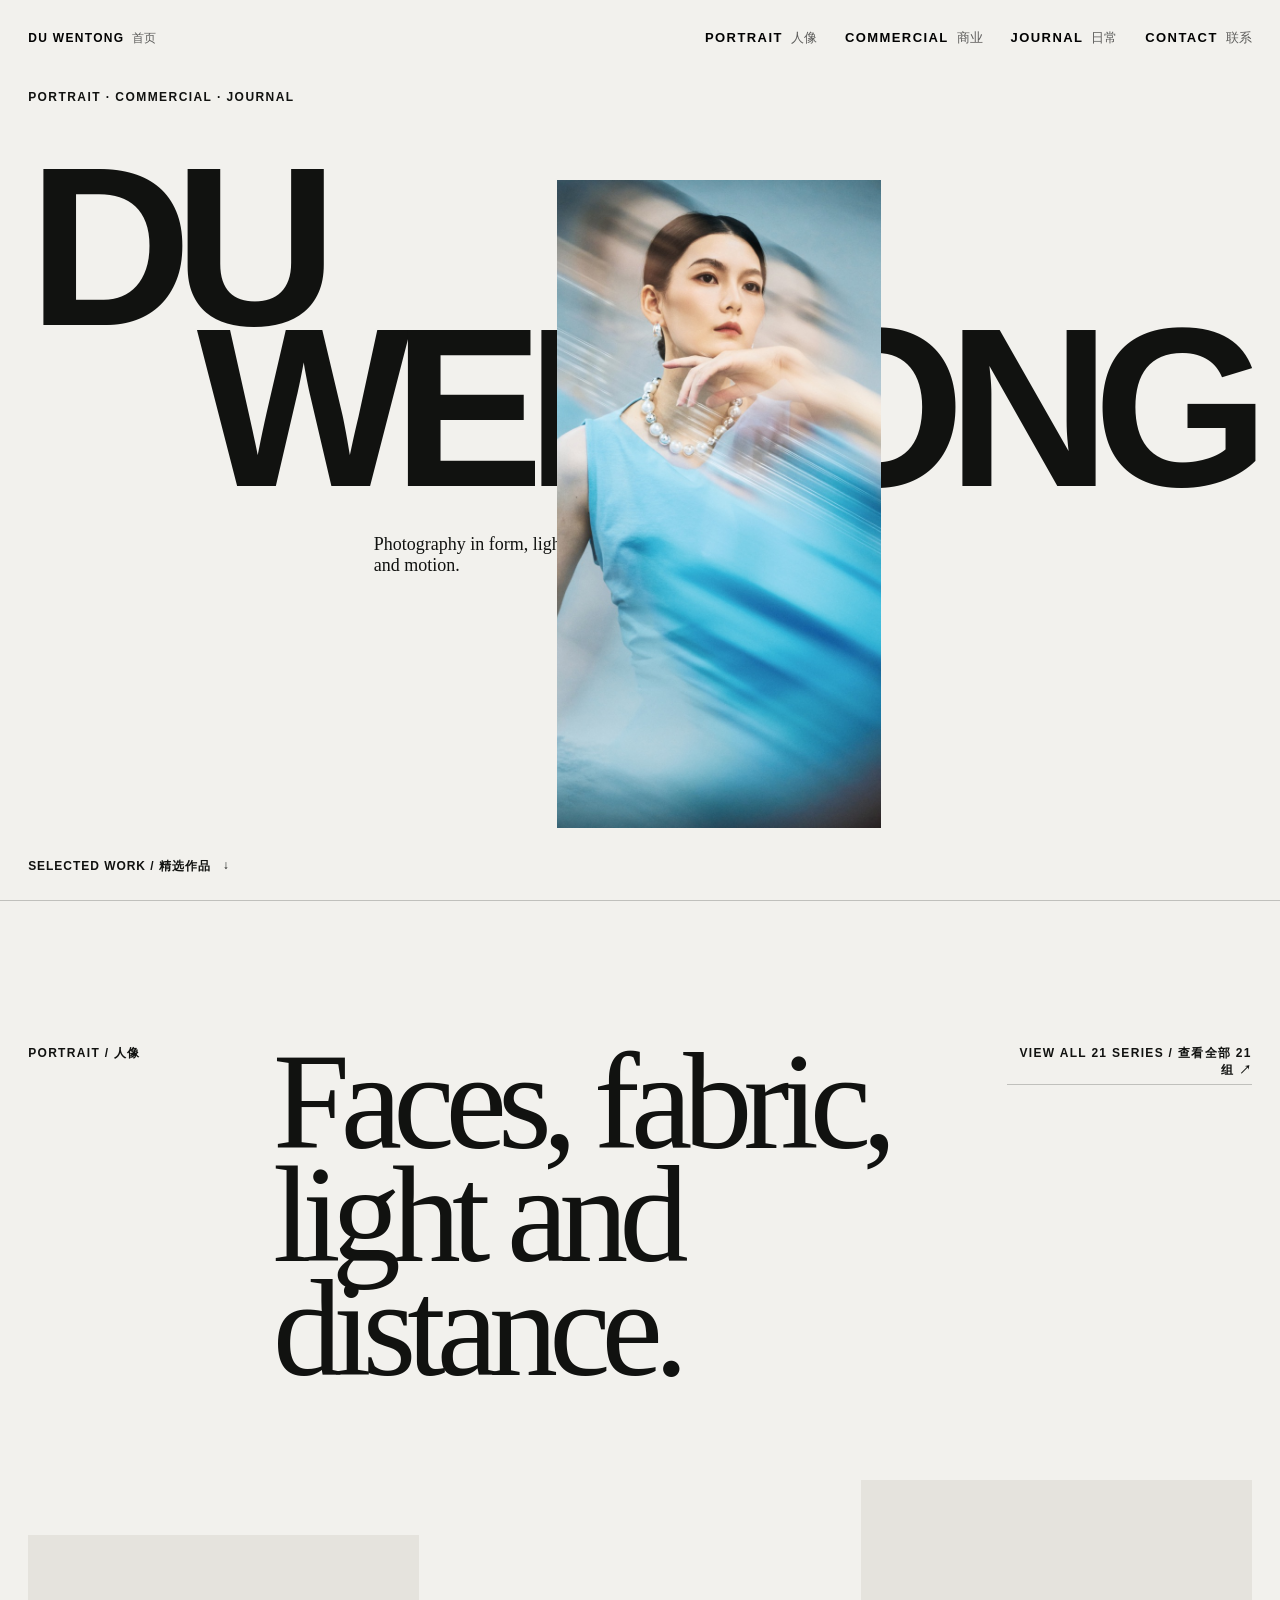
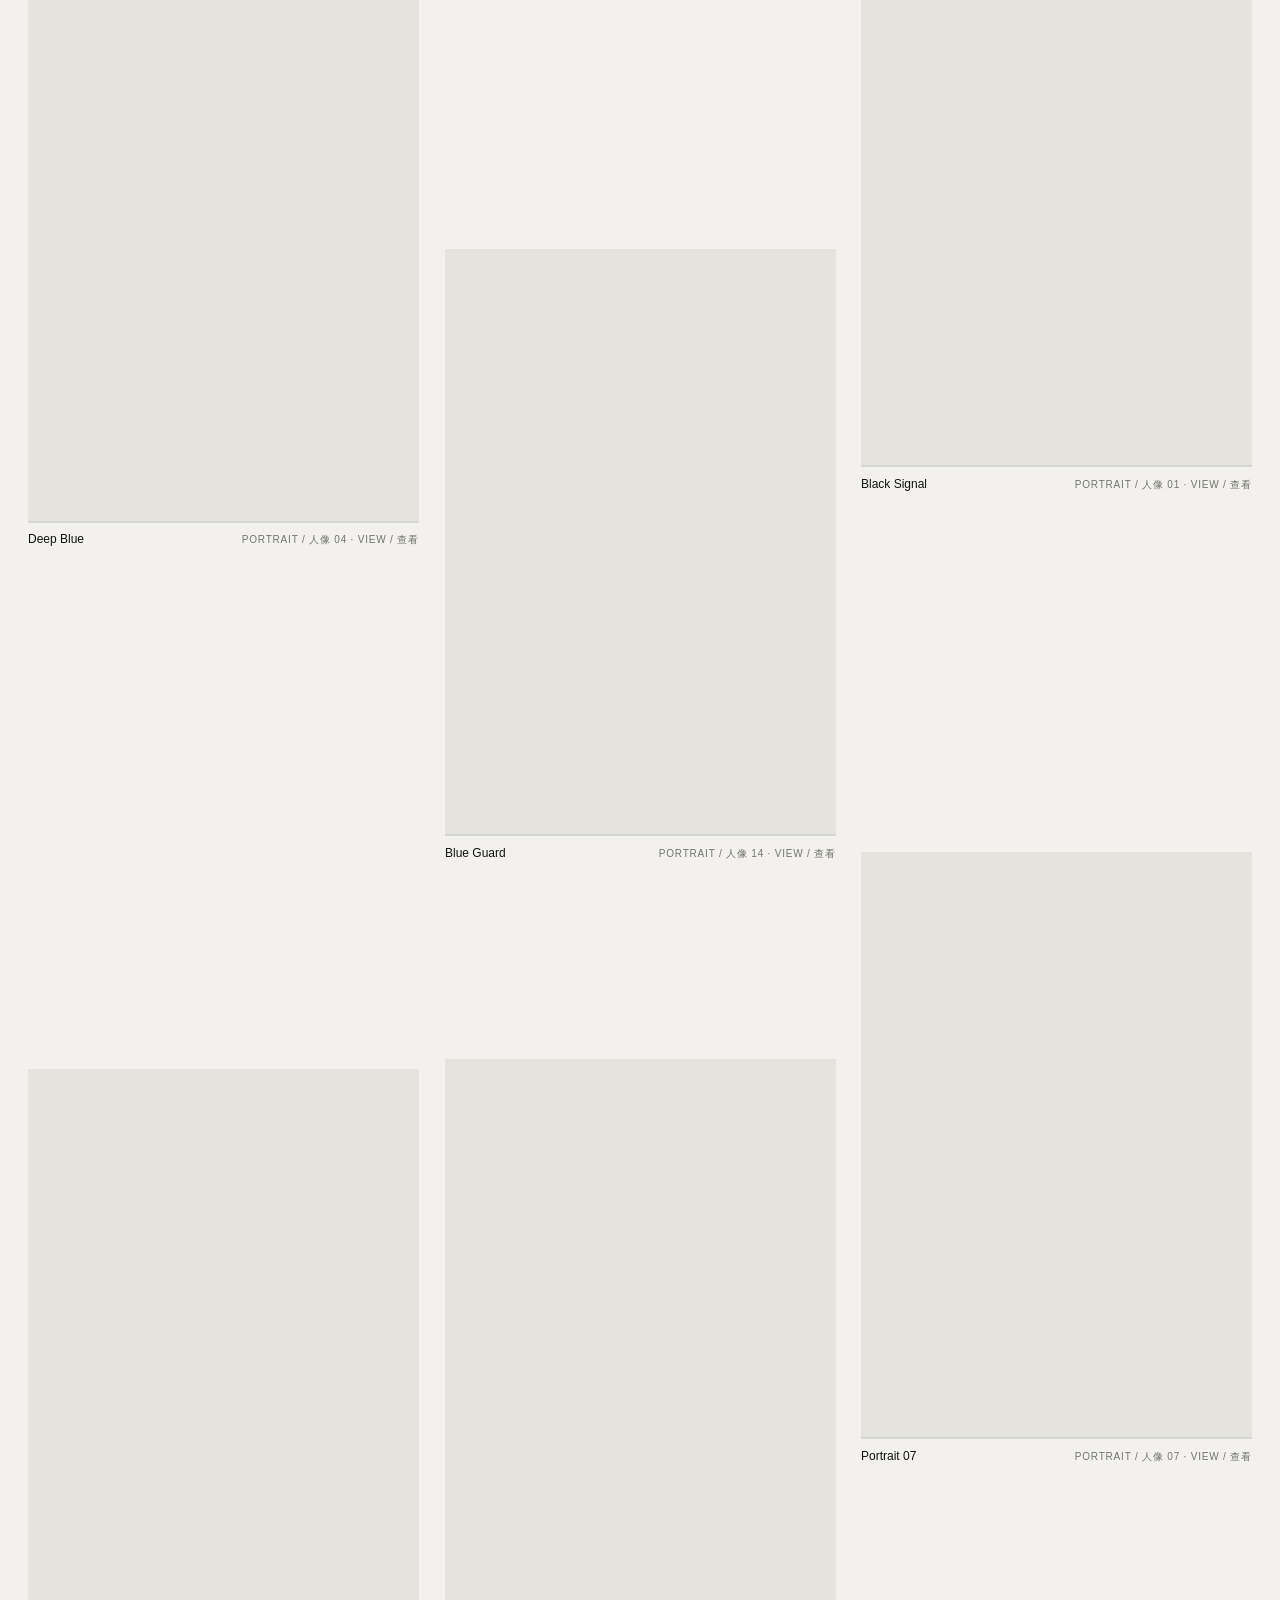
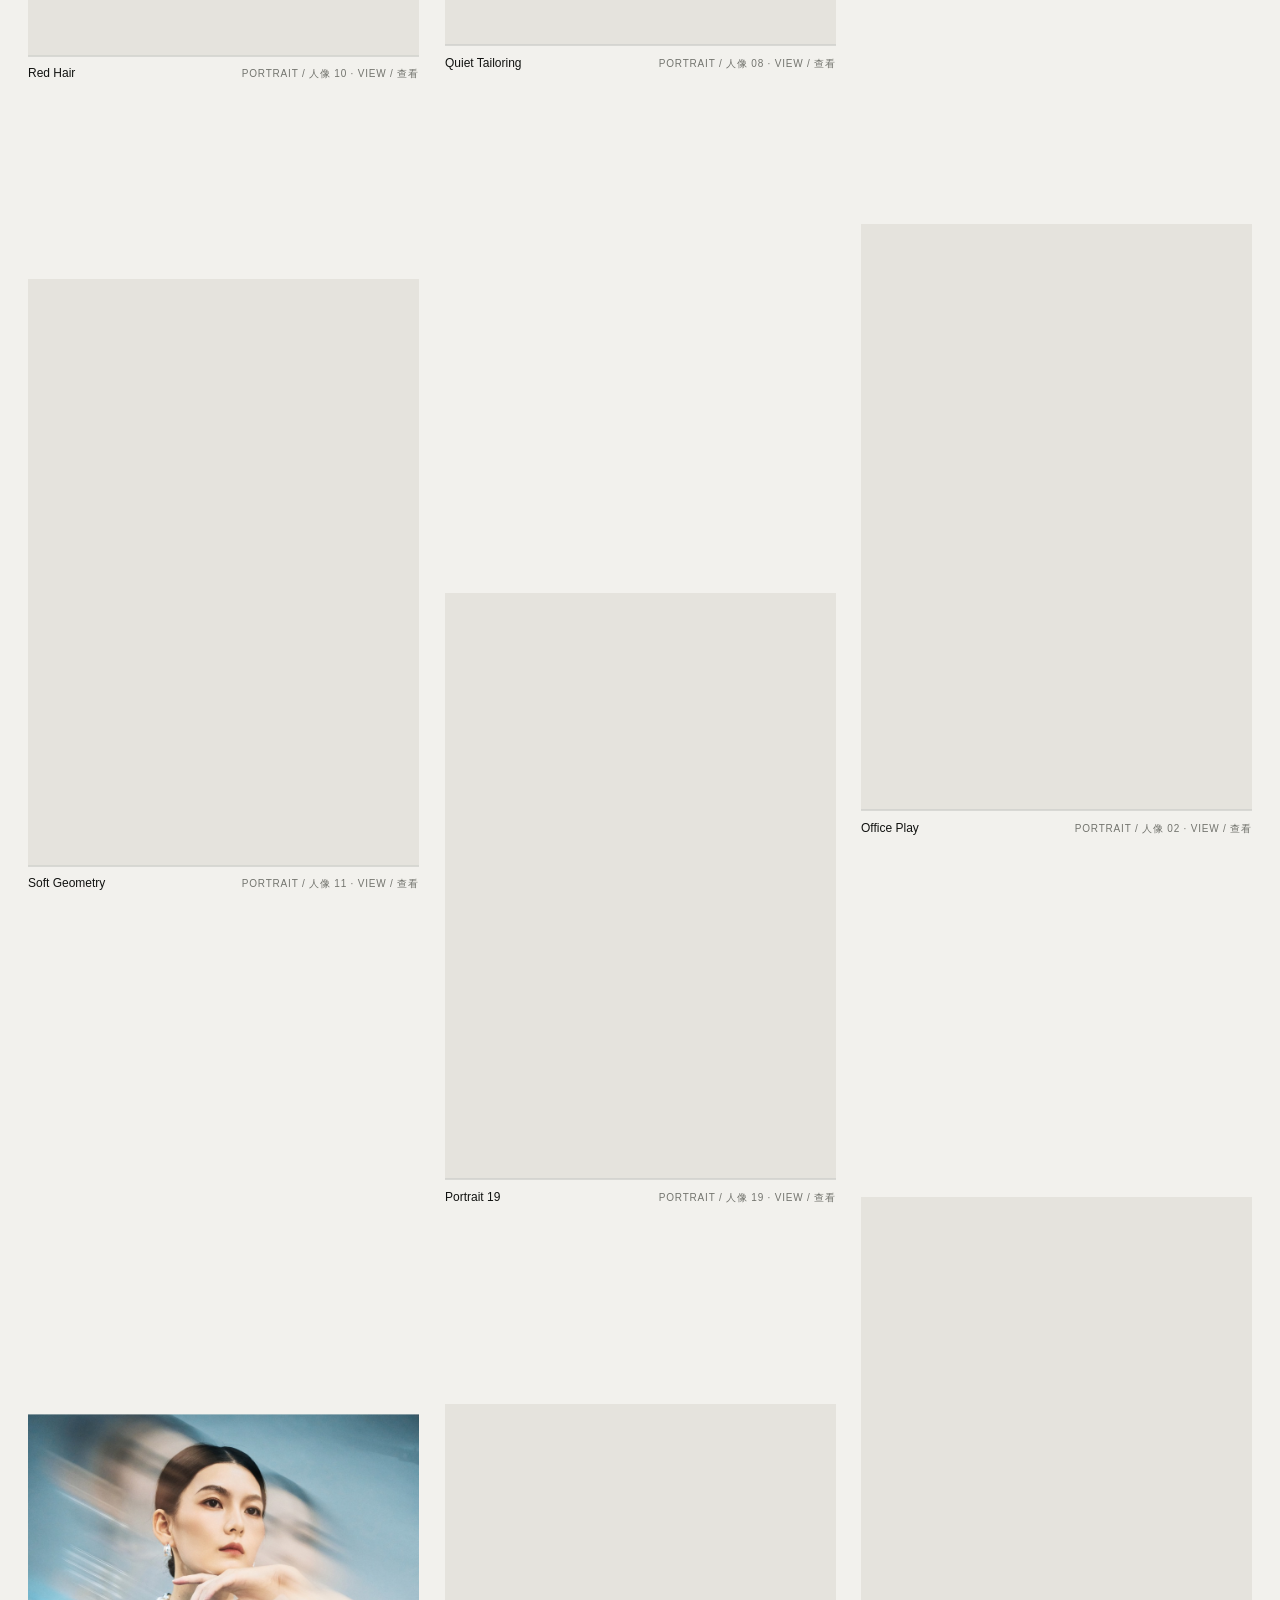
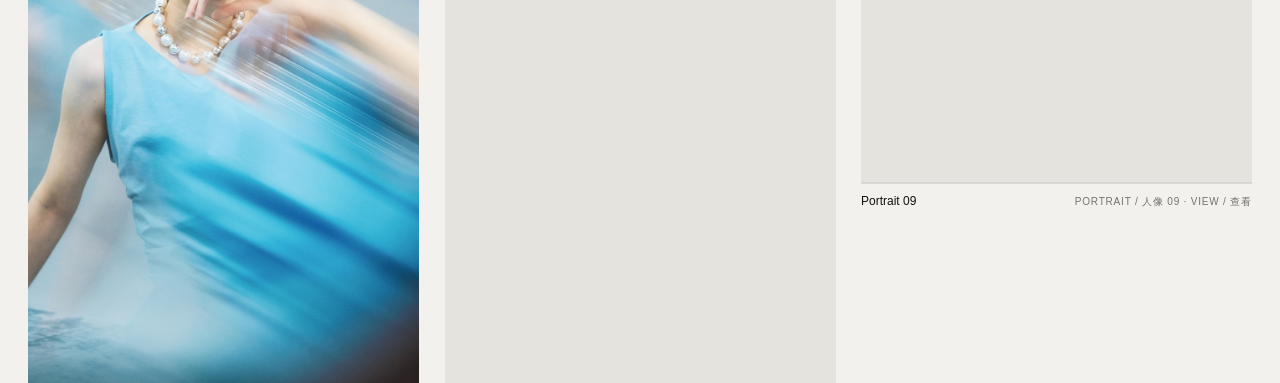
<file: index.html>
<!doctype html><html lang="zh-CN"><head><meta charset="utf-8"><meta name="viewport" content="width=device-width,initial-scale=1"><meta name="robots" content="noindex, nofollow" /><meta http-equiv="refresh" content="0; url=./prototypes/hero-options/index.html"><title>DU WENTONG Photography</title></head><body><a href="./prototypes/hero-options/index.html">打开摄影作品集</a></body></html>
</file>
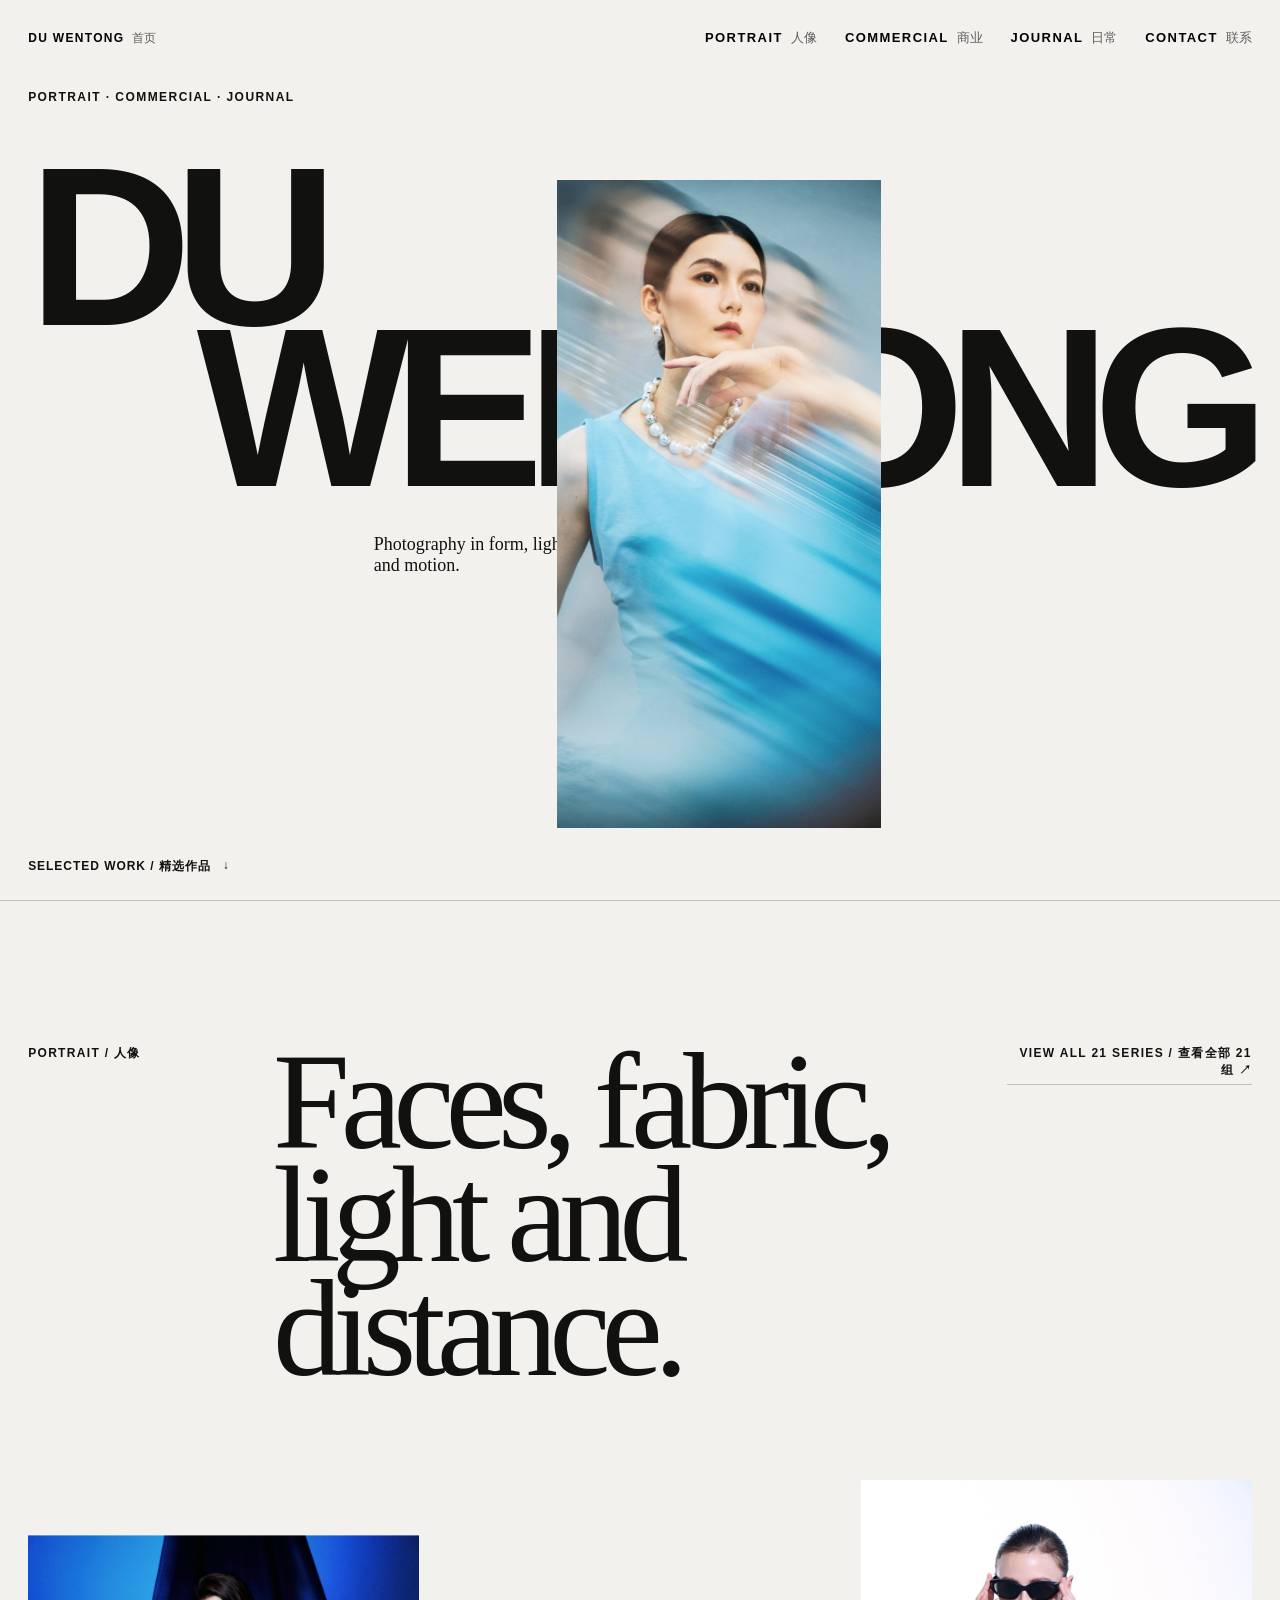
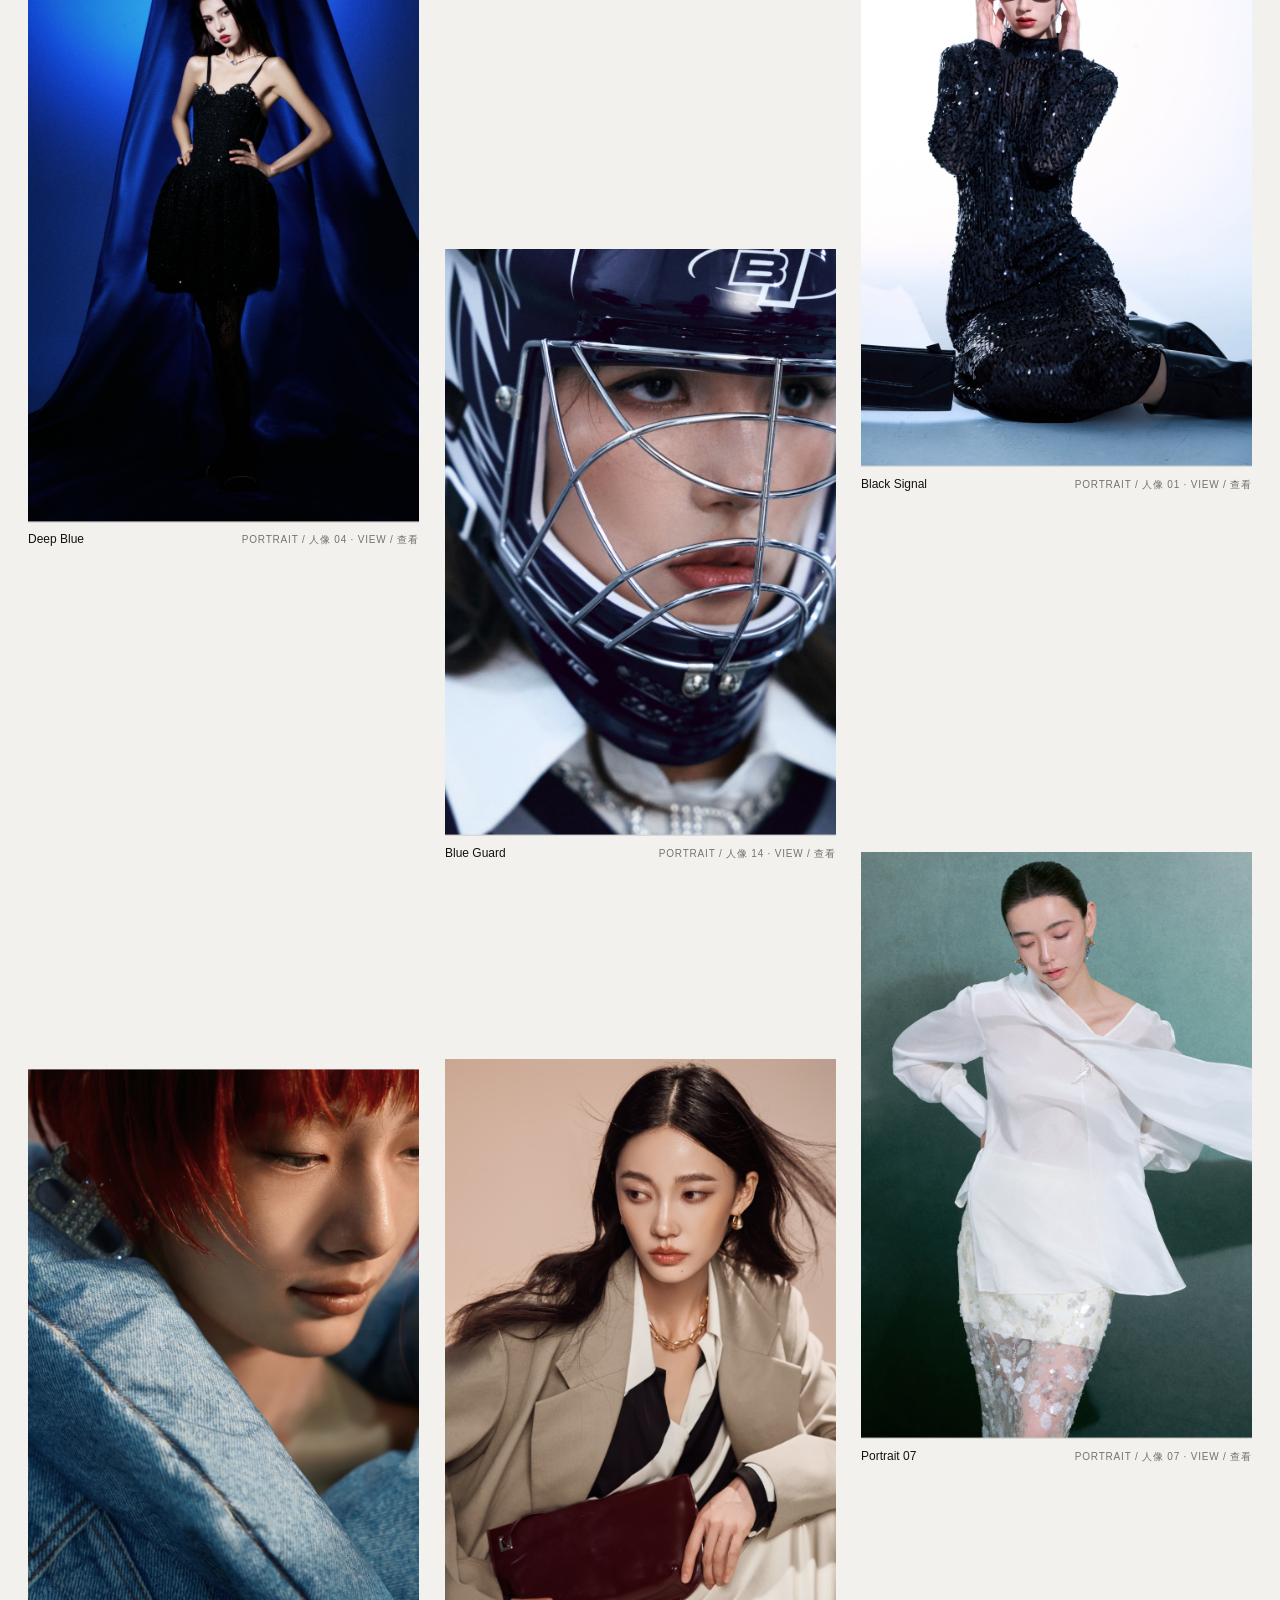
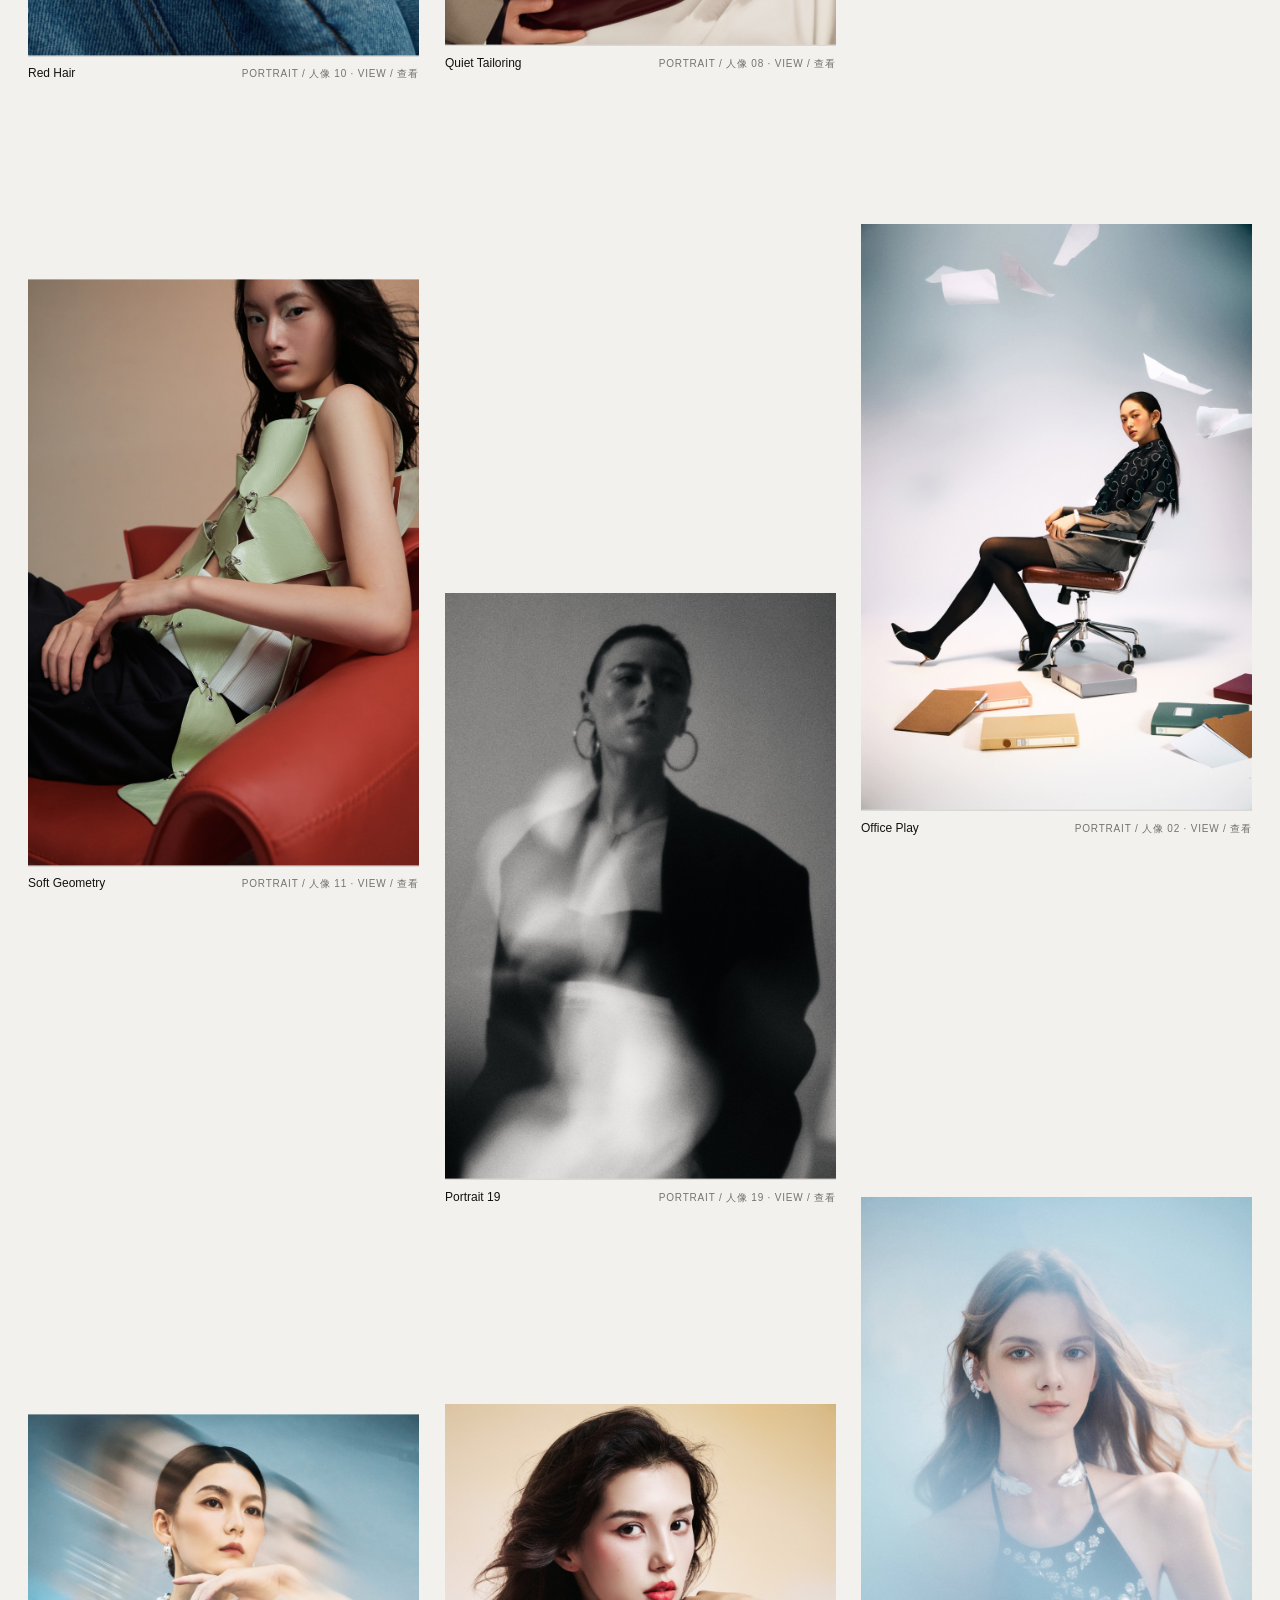
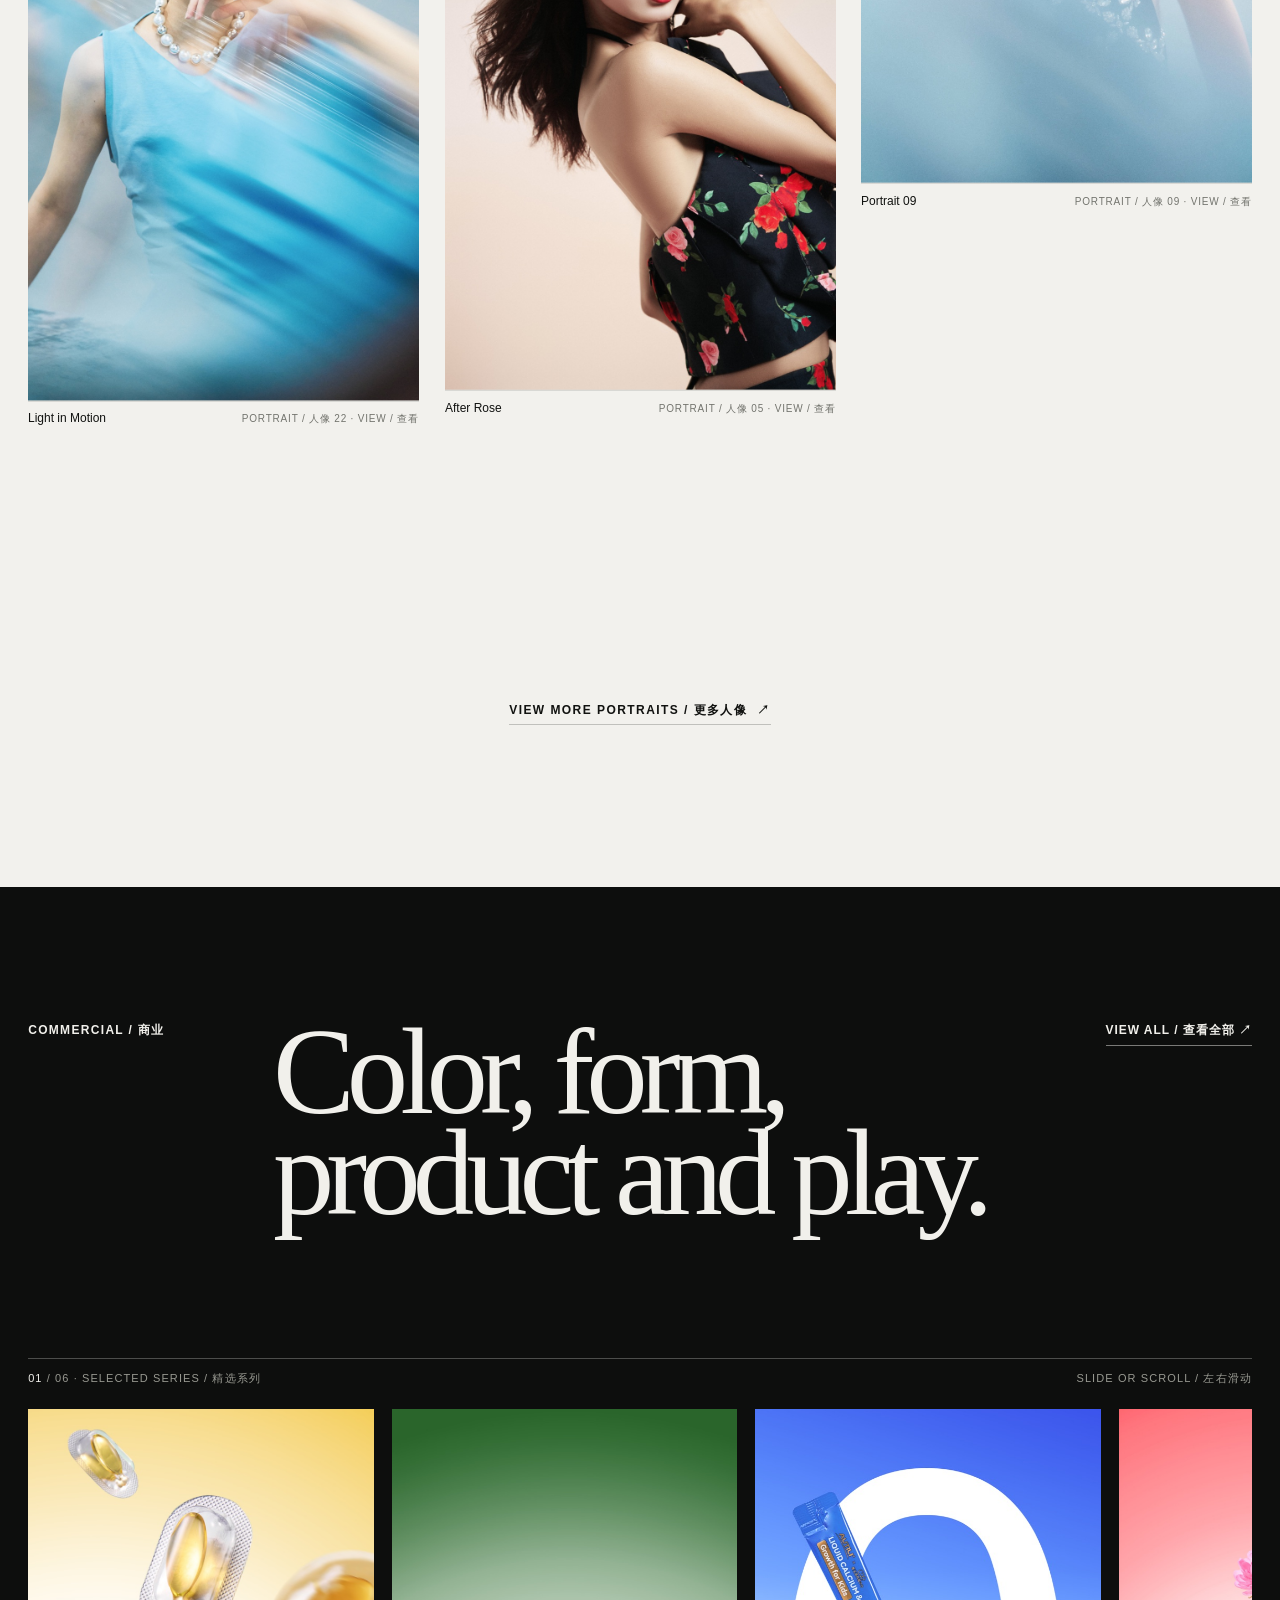
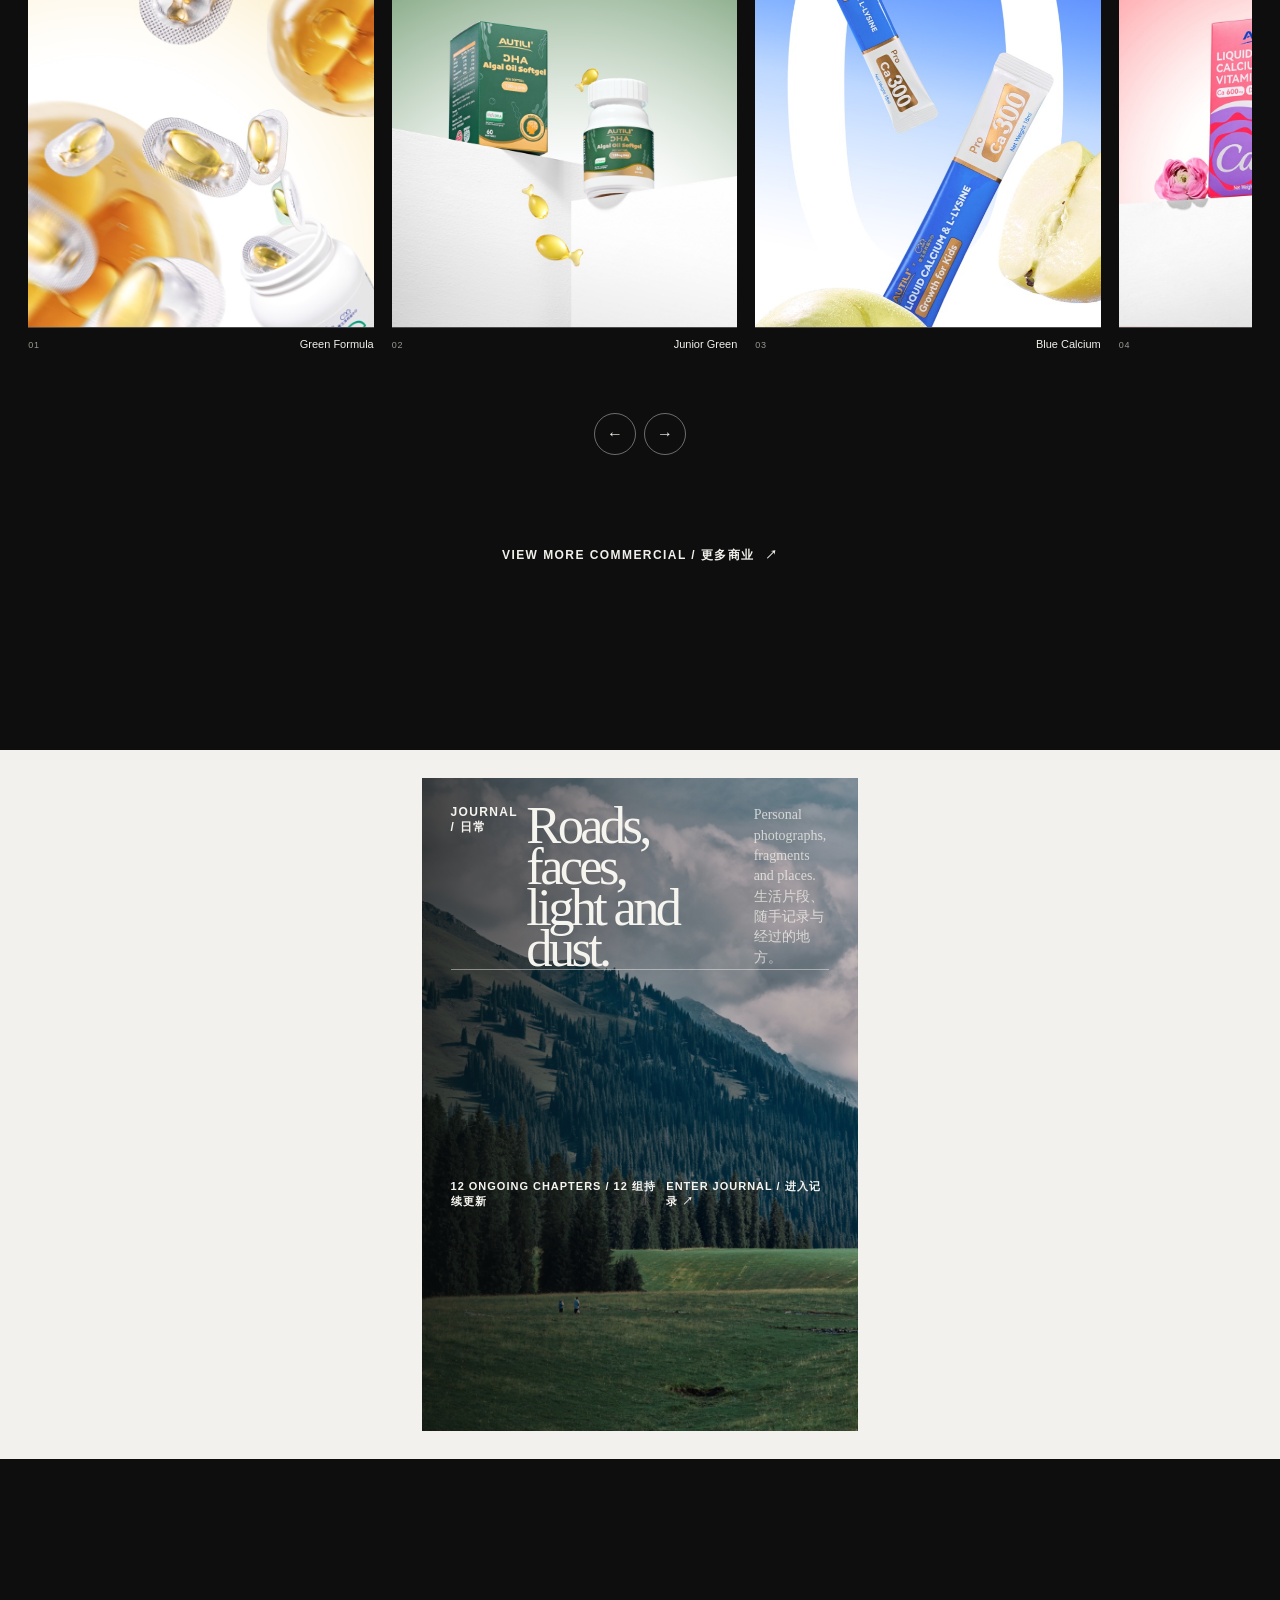
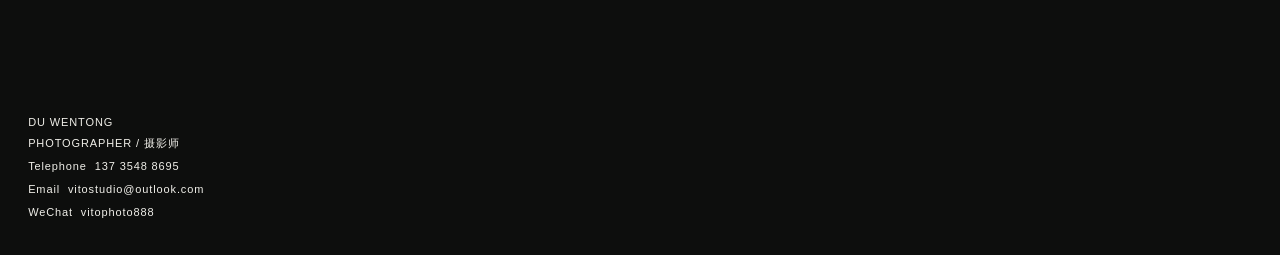
<file: prototypes/hero-options/index.html>
<!doctype html>
<html lang="zh-CN">
  <head>
    <meta charset="UTF-8" />
    <meta name="viewport" content="width=device-width, initial-scale=1" />
    <meta name="description" content="DU WENTONG 个人摄影作品集" />
    <meta name="robots" content="noindex, nofollow" />
    <title>DU WENTONG — Photography</title>
    <link rel="stylesheet" href="./foundation.css?v=20260814i" />
    <link rel="stylesheet" href="./styles.css?v=20260814i" />
  </head>
  <body data-option="ab">
    <header class="site-header">
      <a class="wordmark" href="./index.html" aria-label="返回首页">DU WENTONG <span>首页</span></a>
      <nav class="site-nav" aria-label="页面导航">
        <a href="./portraits.html">Portrait <span>人像</span></a>
        <a href="./commercial.html">Commercial <span>商业</span></a>
        <a href="./journal.html">Journal <span>日常</span></a>
        <a href="#contact">Contact <span>联系</span></a>
      </nav>
    </header>

    <main id="top">
      <section class="hero hero-ab" aria-labelledby="hero-title">
        <div class="hero-ab-copy">
          <p class="eyebrow">Portrait · Commercial · Journal</p>
          <h1 id="hero-title"><span>DU</span><span>WENTONG</span></h1>
          <p class="hero-note">Photography in form, light and motion.</p>
        </div>
        <figure class="hero-ab-image" aria-label="精选摄影作品动态片段">
          <img class="hero-video-fallback" src="../../图片/人像/22/网站展示/封面.jpg" alt="流动之光系列封面" />
          <video class="hero-video is-active" muted autoplay playsinline webkit-playsinline preload="auto" poster="../../图片/人像/22/网站展示/封面.jpg" disablePictureInPicture></video>
          <video class="hero-video" muted autoplay playsinline webkit-playsinline preload="auto" poster="../../图片/人像/22/网站展示/封面.jpg" disablePictureInPicture></video>
        </figure>
        <a class="scroll-cue" href="#portraits">Selected work / 精选作品 <span aria-hidden="true">↓︎</span></a>
      </section>

      <section class="portrait-intro" id="portraits">
        <p class="section-kicker">Portrait / 人像</p>
        <h2><a class="section-title-link" href="./portraits.html">Faces, fabric,<br />light and distance.<span aria-hidden="true">↗︎</span></a></h2>
        <a class="section-count" href="./portraits.html"></a>
      </section>

      <section class="portrait-stream" aria-label="人像作品系列"></section>

      <div class="section-more portrait-more">
        <a href="./portraits.html">View more portraits / 更多人像 <span aria-hidden="true">↗︎</span></a>
      </div>

      <section class="commercial" id="commercial" aria-labelledby="commercial-title">
        <div class="commercial-heading">
          <p class="section-kicker">Commercial / 商业</p>
          <h2 id="commercial-title"><a class="section-title-link" href="./commercial.html">Color, form,<br />product and play.<span aria-hidden="true">↗︎</span></a></h2>
          <a href="./commercial.html">View all / 查看全部 <span aria-hidden="true">↗︎</span></a>
        </div>
        <div class="commercial-rail-meta">
          <p><span class="commercial-current">01</span> / <span class="commercial-total">06</span> · Selected series / 精选系列</p>
          <p>Slide or scroll / 左右滑动</p>
        </div>
        <div class="commercial-preview" tabindex="0" aria-label="精选商业作品系列，左右滑动浏览"></div>
        <div class="commercial-navigation">
          <div class="commercial-controls" aria-label="商业作品切换">
            <button class="commercial-prev" type="button" aria-label="查看上一组商业作品">←︎</button>
            <button class="commercial-next" type="button" aria-label="查看下一组商业作品">→︎</button>
          </div>
        </div>
        <div class="section-more commercial-more">
          <a href="./commercial.html">View more commercial / 更多商业 <span aria-hidden="true">↗︎</span></a>
        </div>
      </section>

      <section class="journal" id="journal" aria-labelledby="journal-title">
        <a class="journal-entry" href="./journal.html">
          <figure class="journal-entry-image"><img src="" alt="" /></figure>
          <div class="journal-entry-copy">
            <p class="section-kicker">Journal / 日常</p>
            <h2 id="journal-title">Roads, faces,<br />light and dust.</h2>
            <p class="journal-note">Personal photographs, fragments and places.<br />生活片段、随手记录与经过的地方。</p>
            <div class="journal-entry-meta">
              <span class="journal-count"></span>
              <span>Enter journal / 进入记录 <span aria-hidden="true">↗︎</span></span>
            </div>
          </div>
        </a>
      </section>
    </main>

    <footer id="contact">
      <p>DU WENTONG</p>
      <p>Photographer / 摄影师</p>
      <address class="contact-details">
        <a href="tel:+8613735488695">Telephone&nbsp;&nbsp;137 3548 8695</a>
        <a href="mailto:vitostudio@outlook.com">Email&nbsp;&nbsp;vitostudio@outlook.com</a>
        <span>WeChat&nbsp;&nbsp;vitophoto888</span>
      </address>
    </footer>

    <script src="./vendor/gsap.min.js"></script>
    <script src="./vendor/ScrollTrigger.min.js"></script>
    <script src="./portfolio-data.js?v=20260814i"></script>
    <script src="./commercial-data.js?v=20260814i"></script>
    <script src="./hero-media.js?v=20260814i"></script>
    <script src="./script.js?v=20260814i"></script>
    <script src="./site-protect.js"></script>
</body>
</html>
</file>
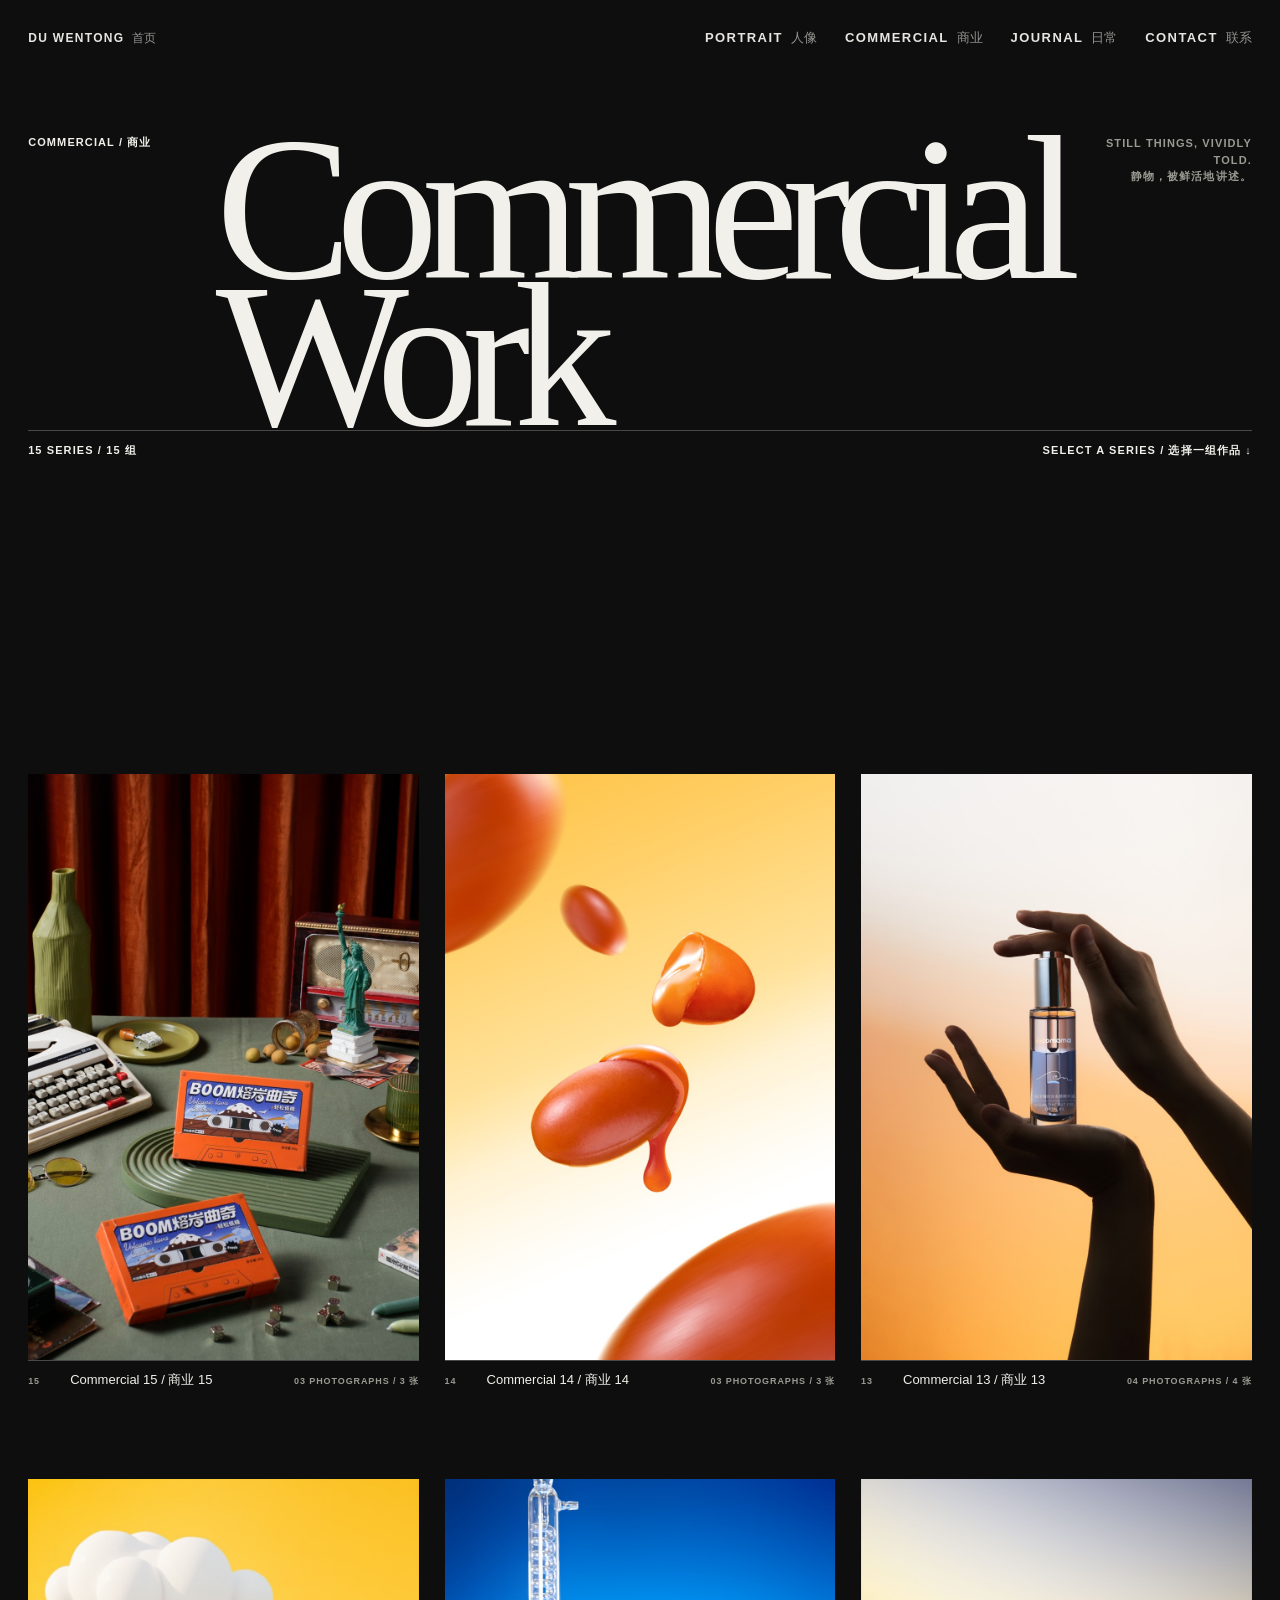
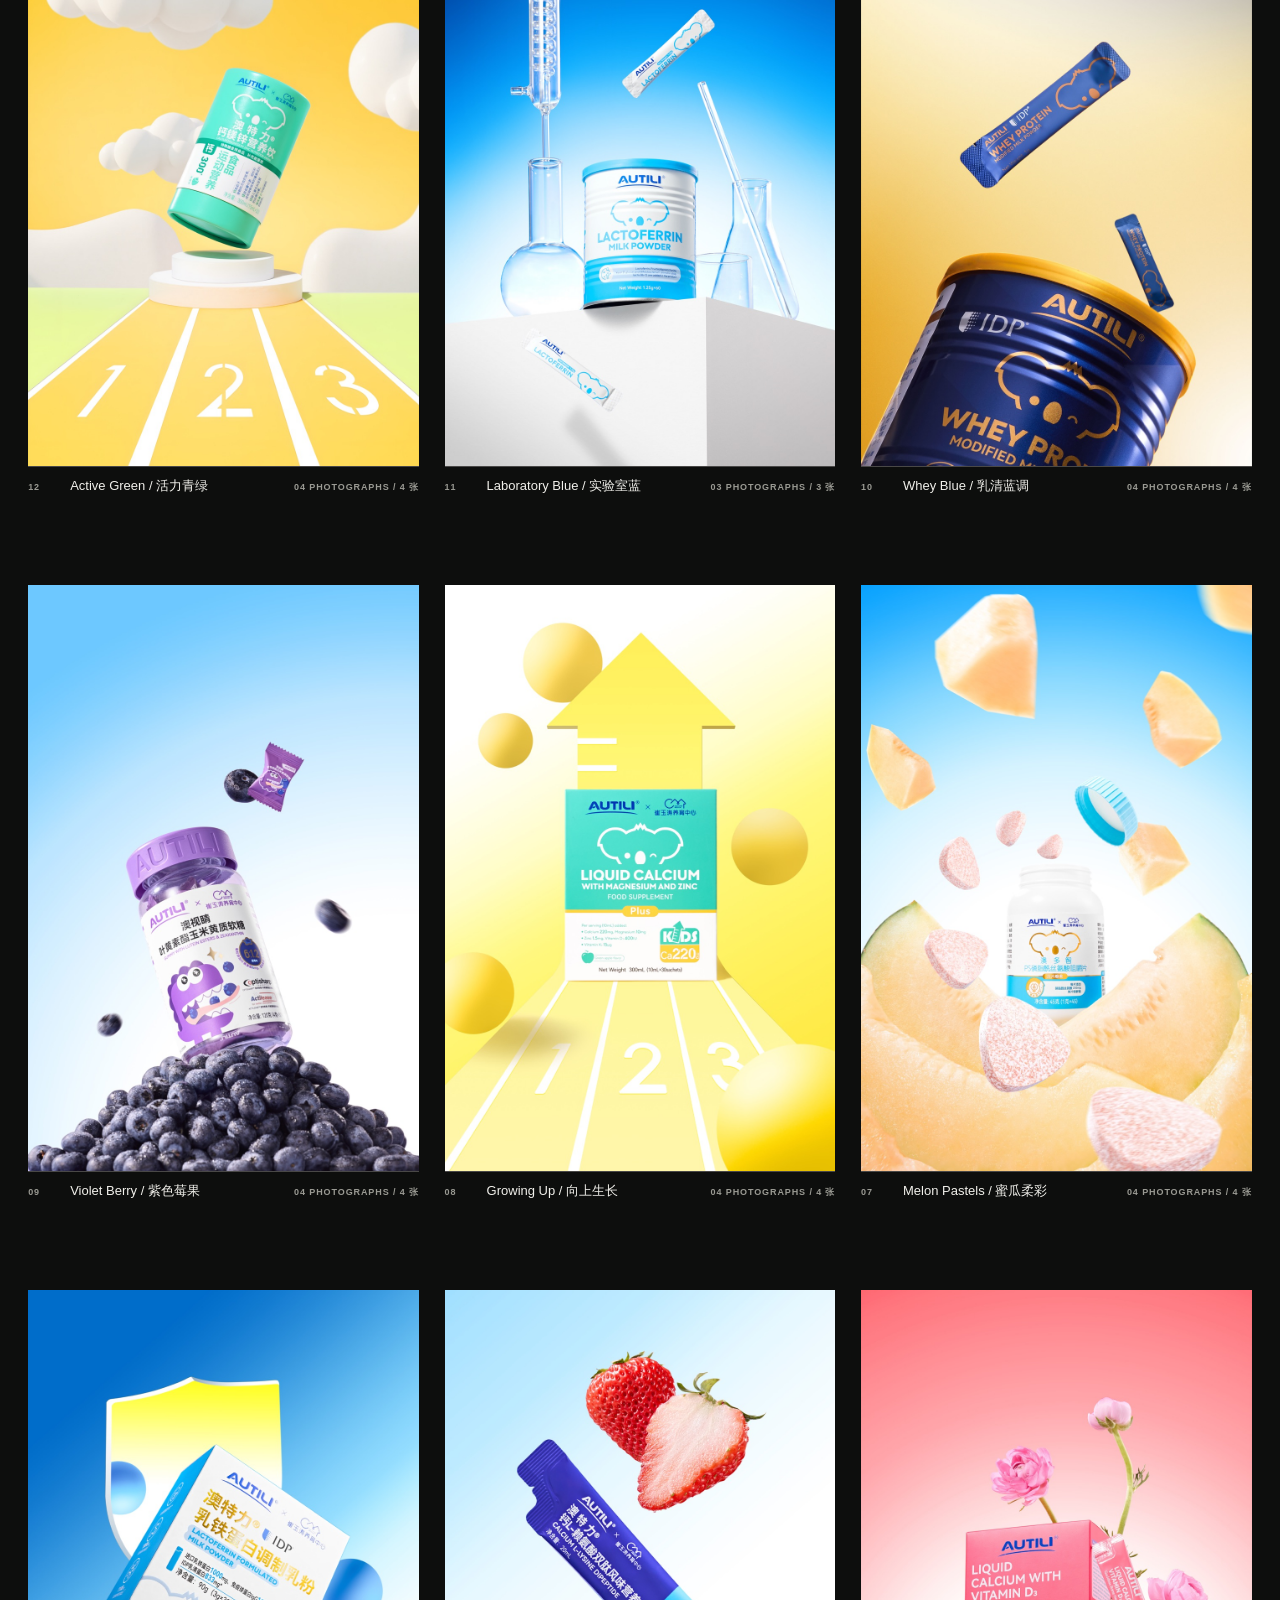
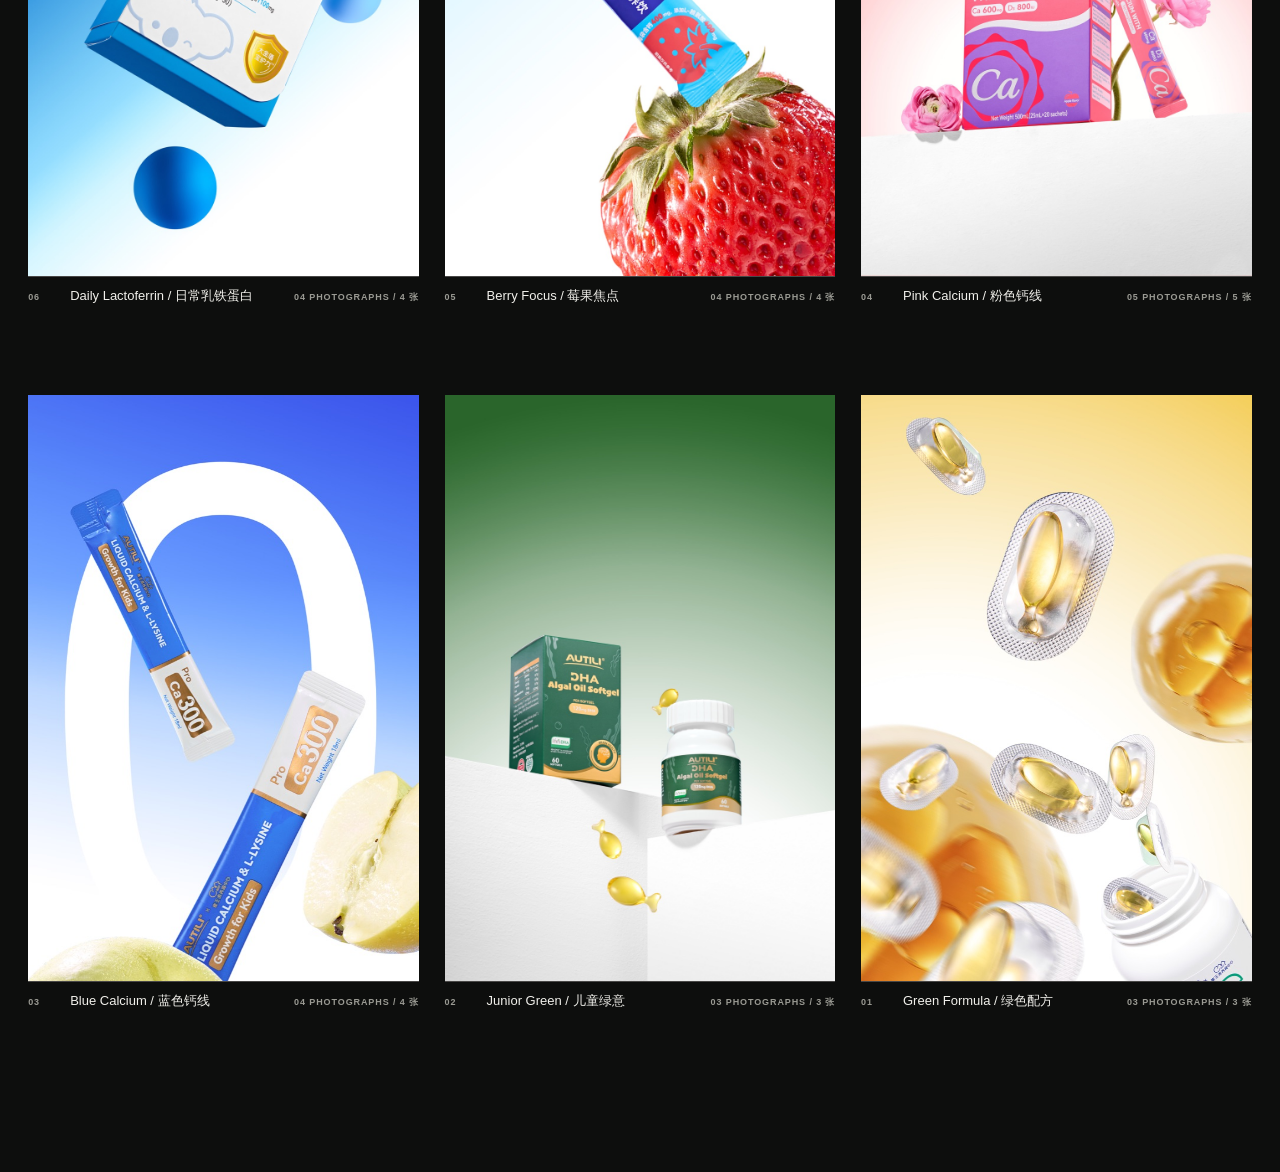
<file: prototypes/hero-options/commercial.html>
<!doctype html>
<html lang="zh-CN">
  <head>
    <meta charset="UTF-8" />
    <meta name="viewport" content="width=device-width, initial-scale=1" />
    <meta name="description" content="DU WENTONG 商业摄影作品" />
    <meta name="robots" content="noindex, nofollow" />
    <title>Commercial — DU WENTONG</title>
    <link rel="stylesheet" href="./foundation.css?v=20260814i" />
    <link rel="stylesheet" href="./archive.css?v=20260814i" />
  </head>
  <body data-kind="commercial">
    <header class="site-header">
      <a class="wordmark" href="./index.html" aria-label="返回首页">DU WENTONG <span>首页</span></a>
      <nav class="site-nav" aria-label="页面导航">
        <a href="./portraits.html">Portrait <span>人像</span></a>
        <a href="./commercial.html">Commercial <span>商业</span></a>
        <a href="./journal.html">Journal <span>日常</span></a>
        <a href="./index.html#contact">Contact <span>联系</span></a>
      </nav>
    </header>

    <main>
      <section class="archive-hero" aria-labelledby="archive-title">
        <p class="archive-eyebrow">Commercial / 商业</p>
        <h1 id="archive-title">Commercial<br />Work</h1>
        <p class="archive-note">Still things, vividly told.<br />静物，被鲜活地讲述。</p>
        <div class="archive-meta"><span class="archive-count"></span><span>Select a series / 选择一组作品 ↓︎</span></div>
      </section>

      <section class="archive-list" aria-label="商业摄影系列"></section>
    </main>

    <script src="./portfolio-data.js?v=20260814i"></script>
    <script src="./commercial-data.js?v=20260814i"></script>
    <script src="./archive-page.js?v=20260814i"></script>
    <script src="./site-protect.js"></script>
</body>
</html>
</file>
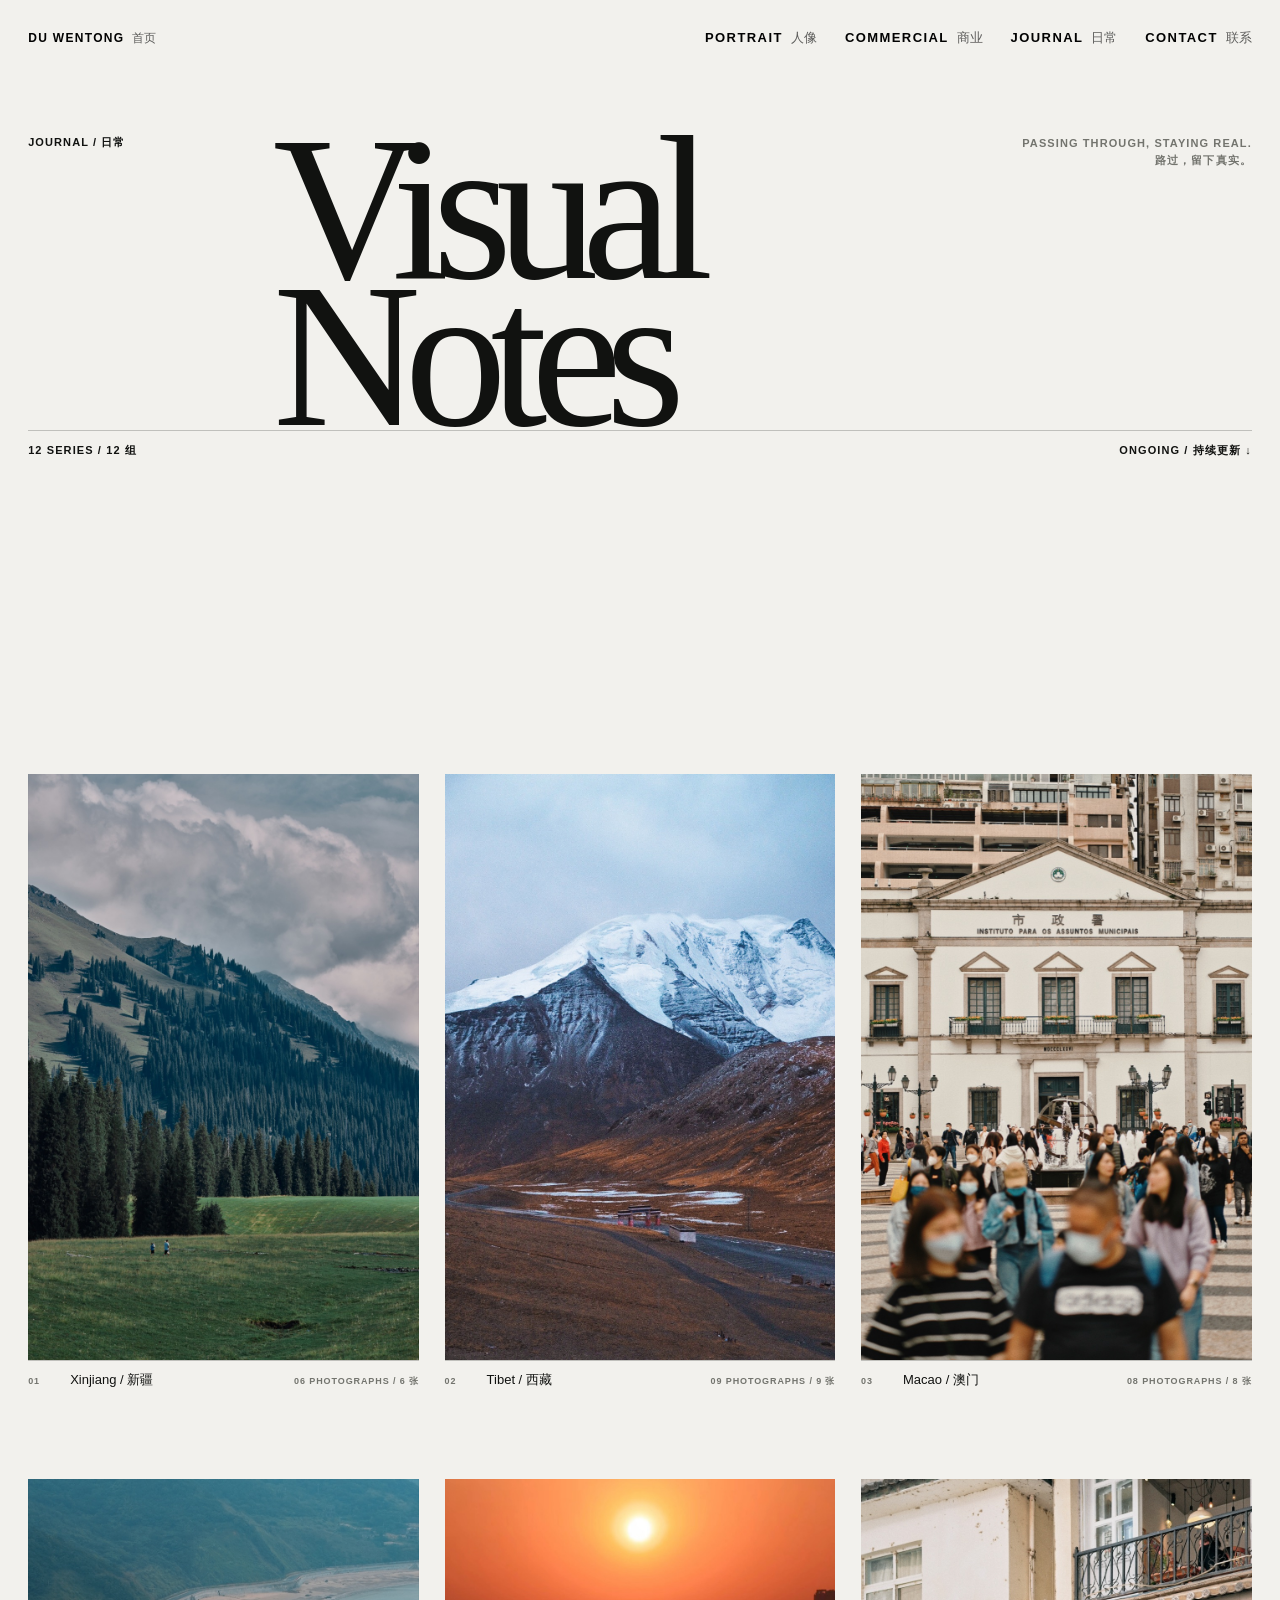
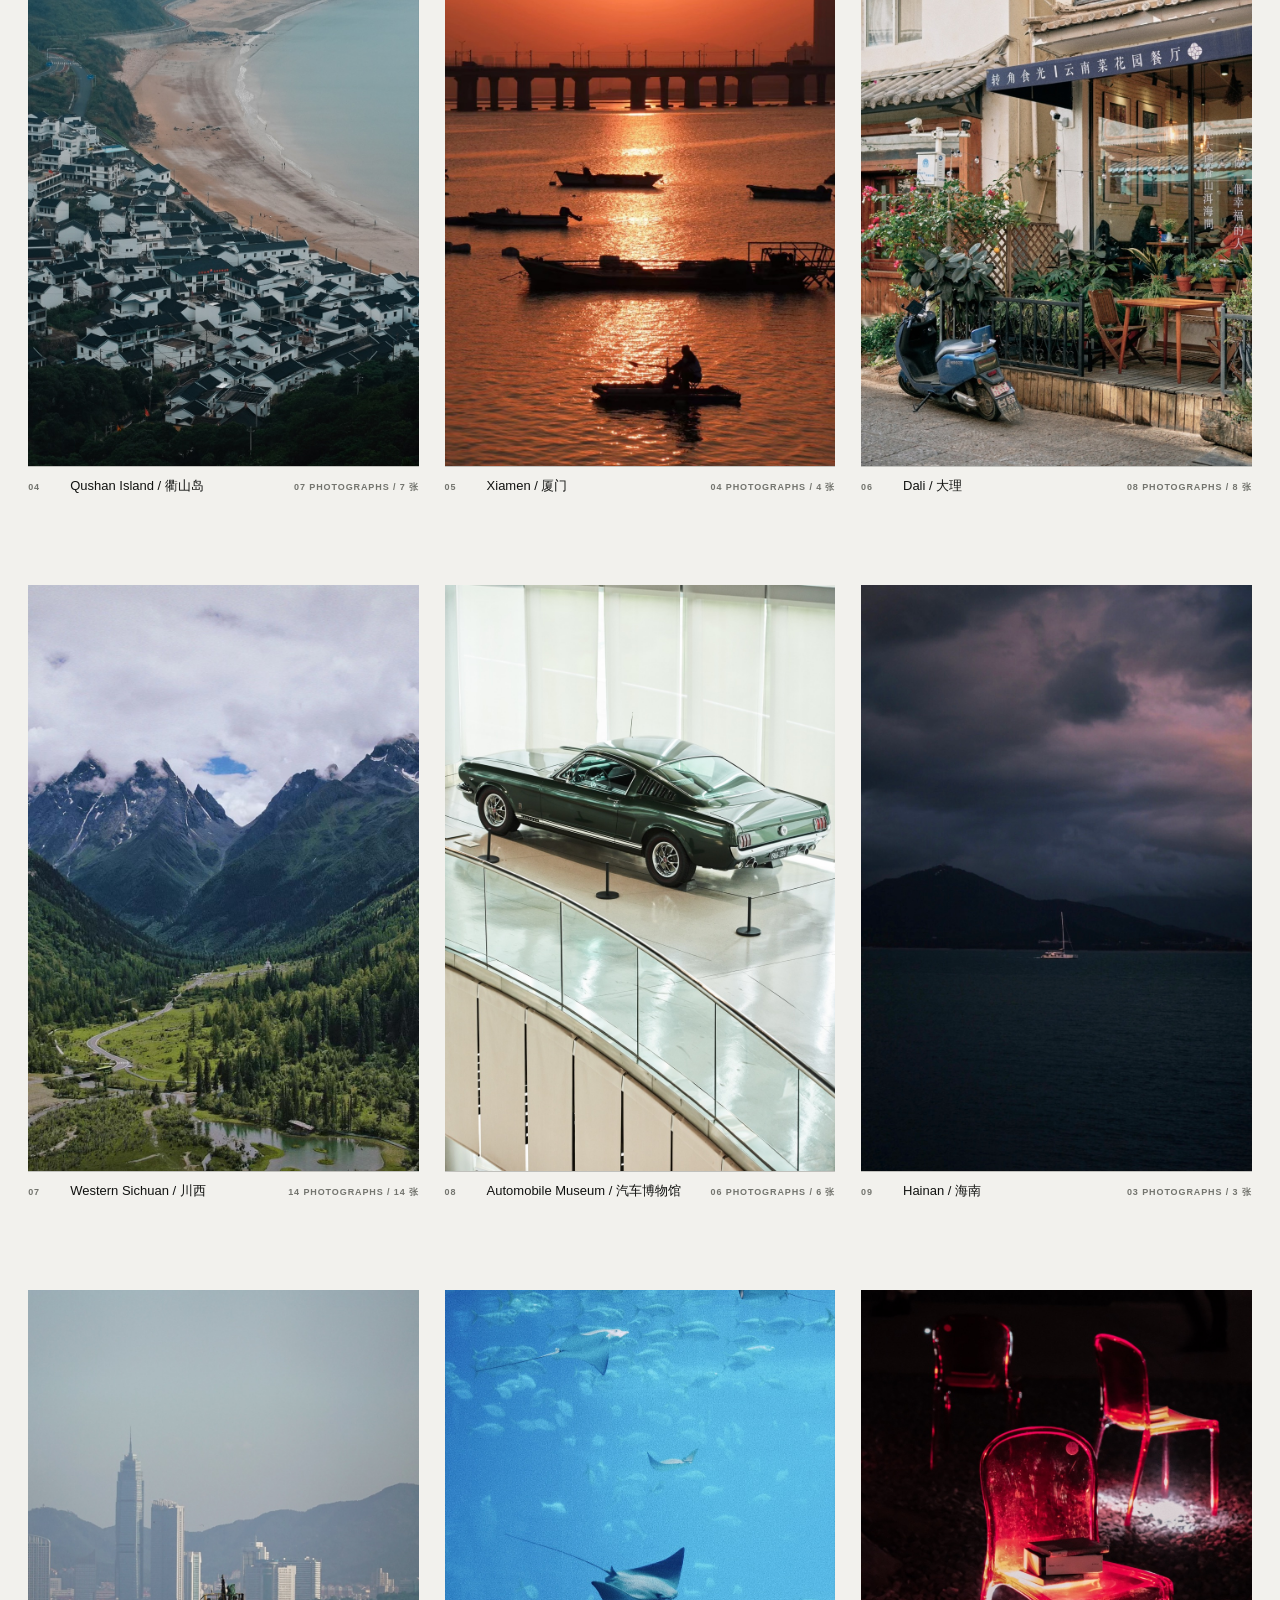
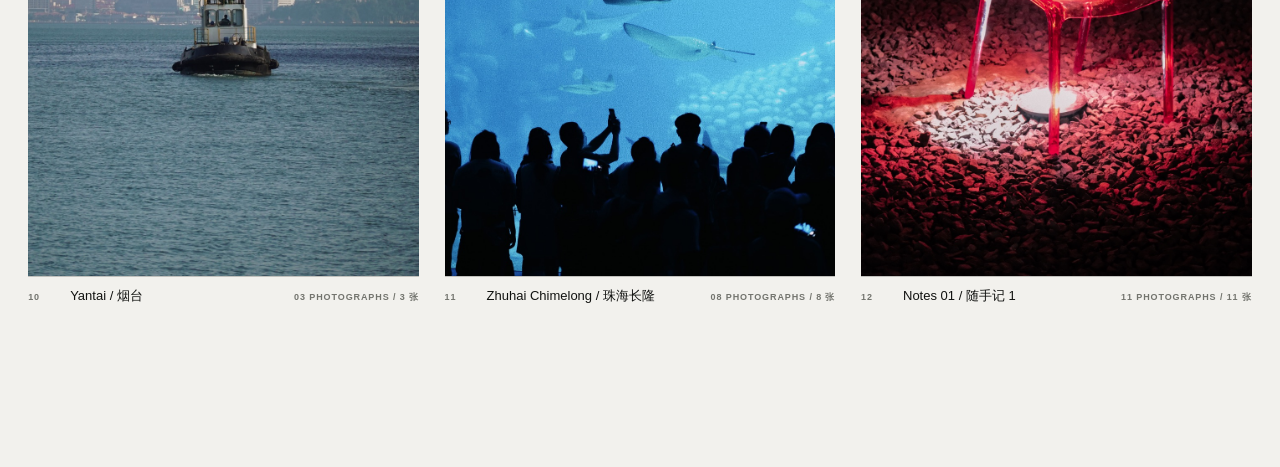
<file: prototypes/hero-options/journal.html>
<!doctype html>
<html lang="zh-CN">
  <head>
    <meta charset="UTF-8" />
    <meta name="viewport" content="width=device-width, initial-scale=1" />
    <meta name="description" content="DU WENTONG 日常摄影记录" />
    <meta name="robots" content="noindex, nofollow" />
    <title>Journal — DU WENTONG</title>
    <link rel="stylesheet" href="./foundation.css?v=20260814i" />
    <link rel="stylesheet" href="./archive.css?v=20260814i" />
  </head>
  <body data-kind="place">
    <header class="site-header">
      <a class="wordmark" href="./index.html" aria-label="返回首页">DU WENTONG <span>首页</span></a>
      <nav class="site-nav" aria-label="页面导航">
        <a href="./portraits.html">Portrait <span>人像</span></a>
        <a href="./commercial.html">Commercial <span>商业</span></a>
        <a href="./journal.html">Journal <span>日常</span></a>
        <a href="./index.html#contact">Contact <span>联系</span></a>
      </nav>
    </header>
    <main>
      <section class="archive-hero" aria-labelledby="archive-title">
        <p class="archive-eyebrow">Journal / 日常</p>
        <h1 id="archive-title">Visual<br />Notes</h1>
        <p class="archive-note">Passing through, staying real.<br />路过，留下真实。</p>
        <div class="archive-meta"><span class="archive-count"></span><span>Ongoing / 持续更新 ↓︎</span></div>
      </section>
      <section class="archive-list" aria-label="日常摄影记录"></section>
    </main>
    <script src="./portfolio-data.js?v=20260814i"></script>
    <script src="./archive-page.js?v=20260814i"></script>
    <script src="./site-protect.js"></script>
</body>
</html>
</file>
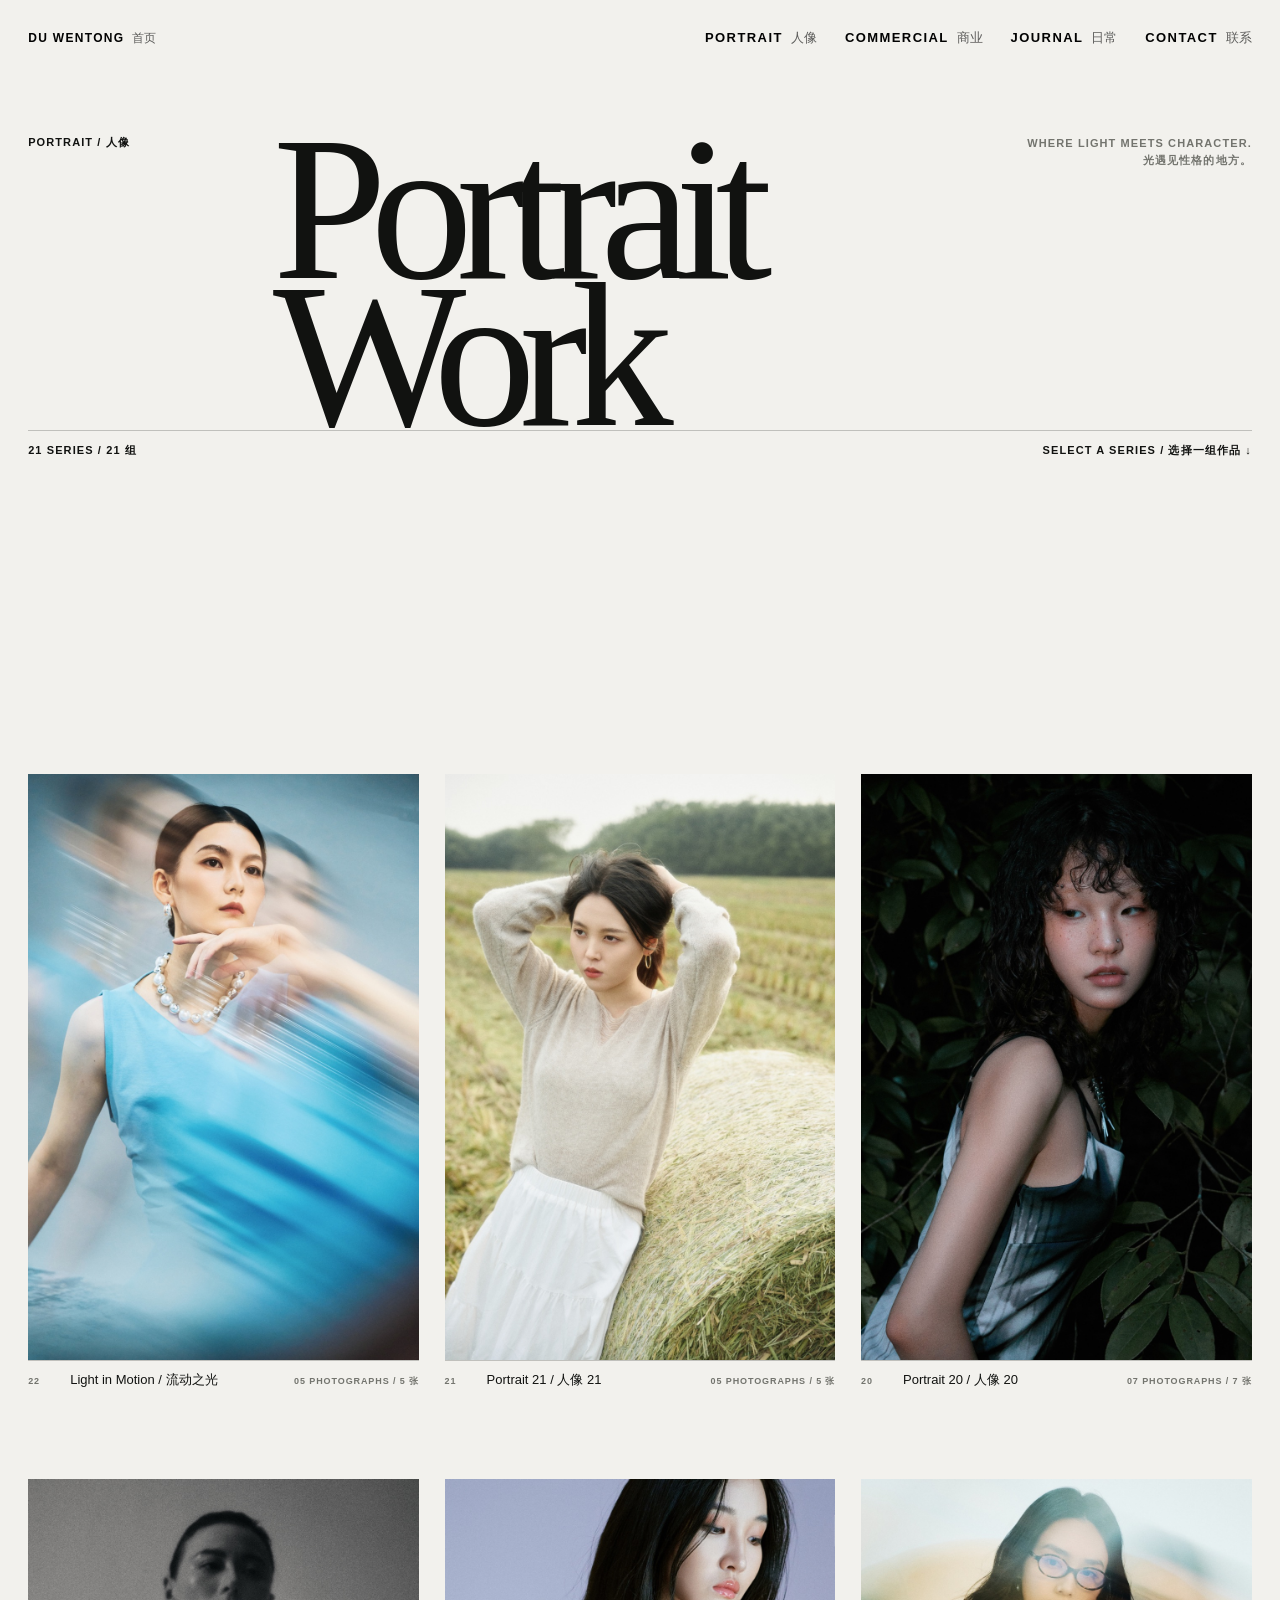
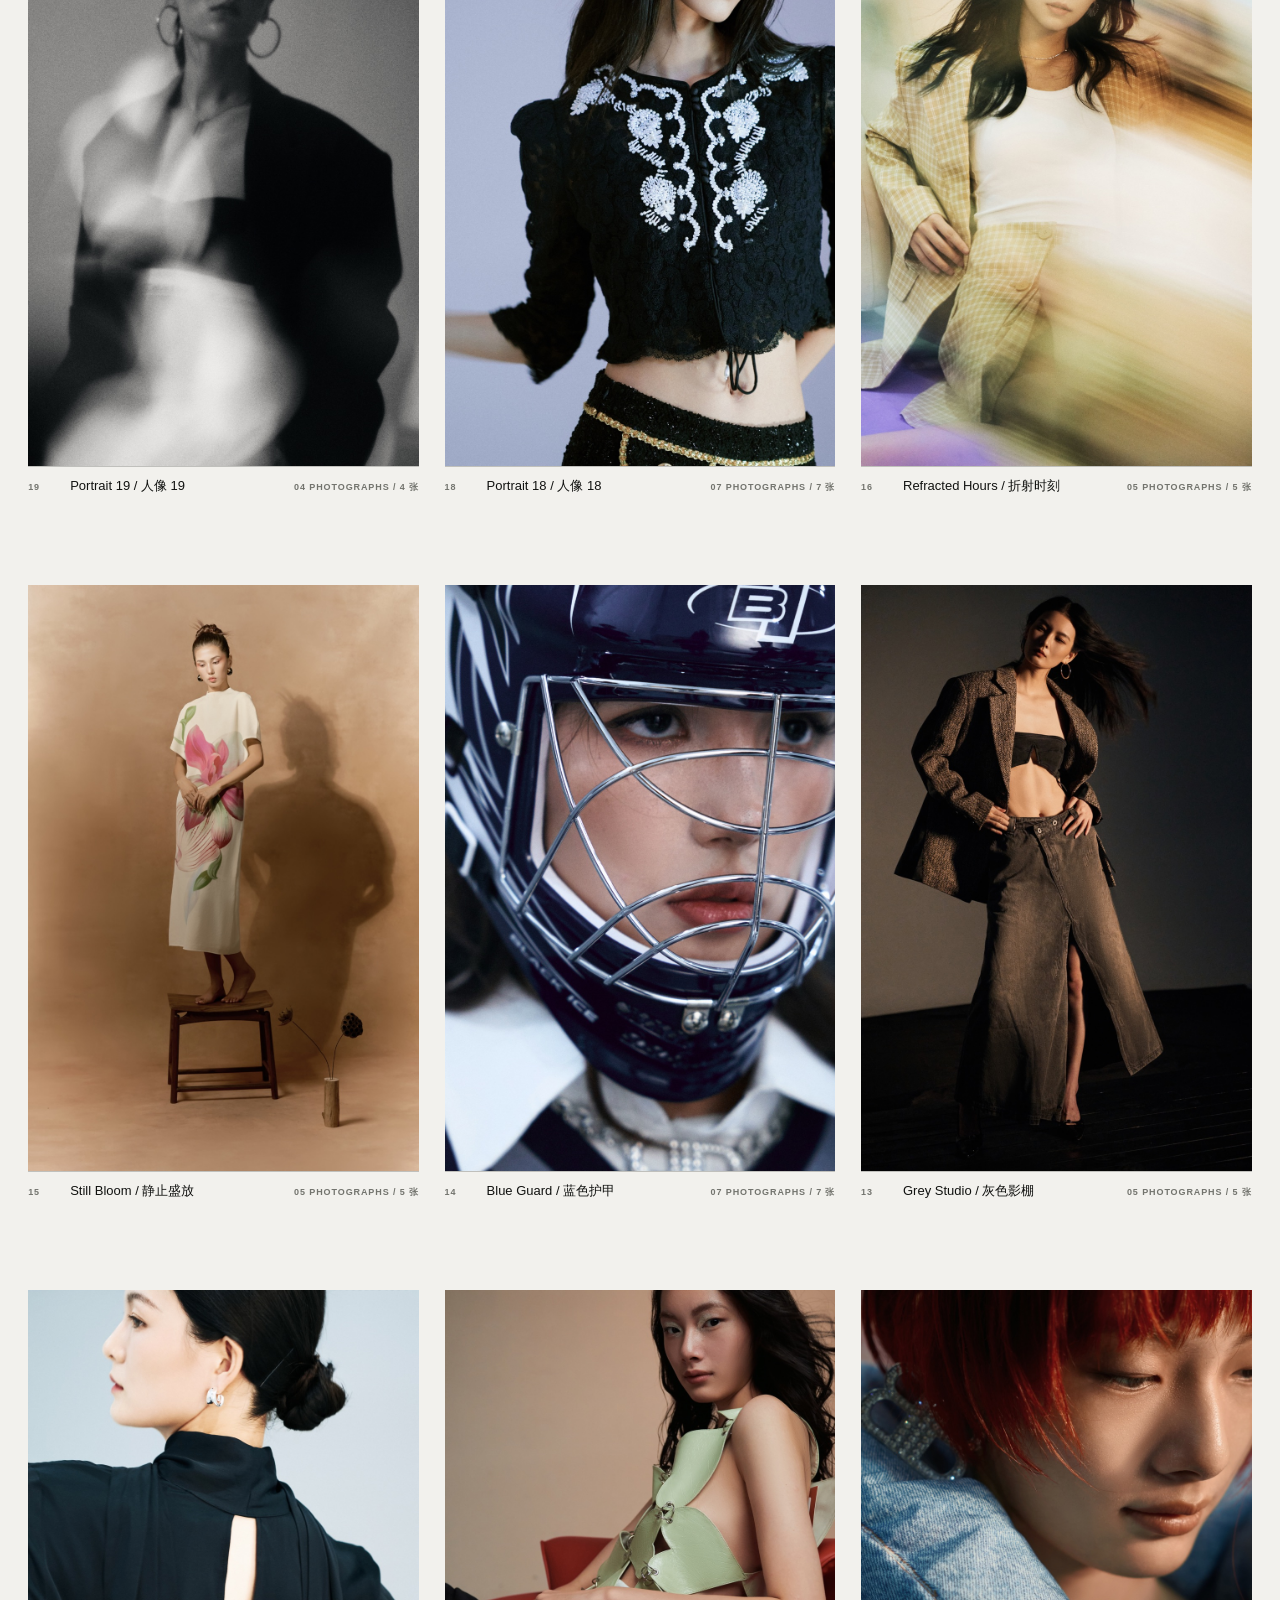
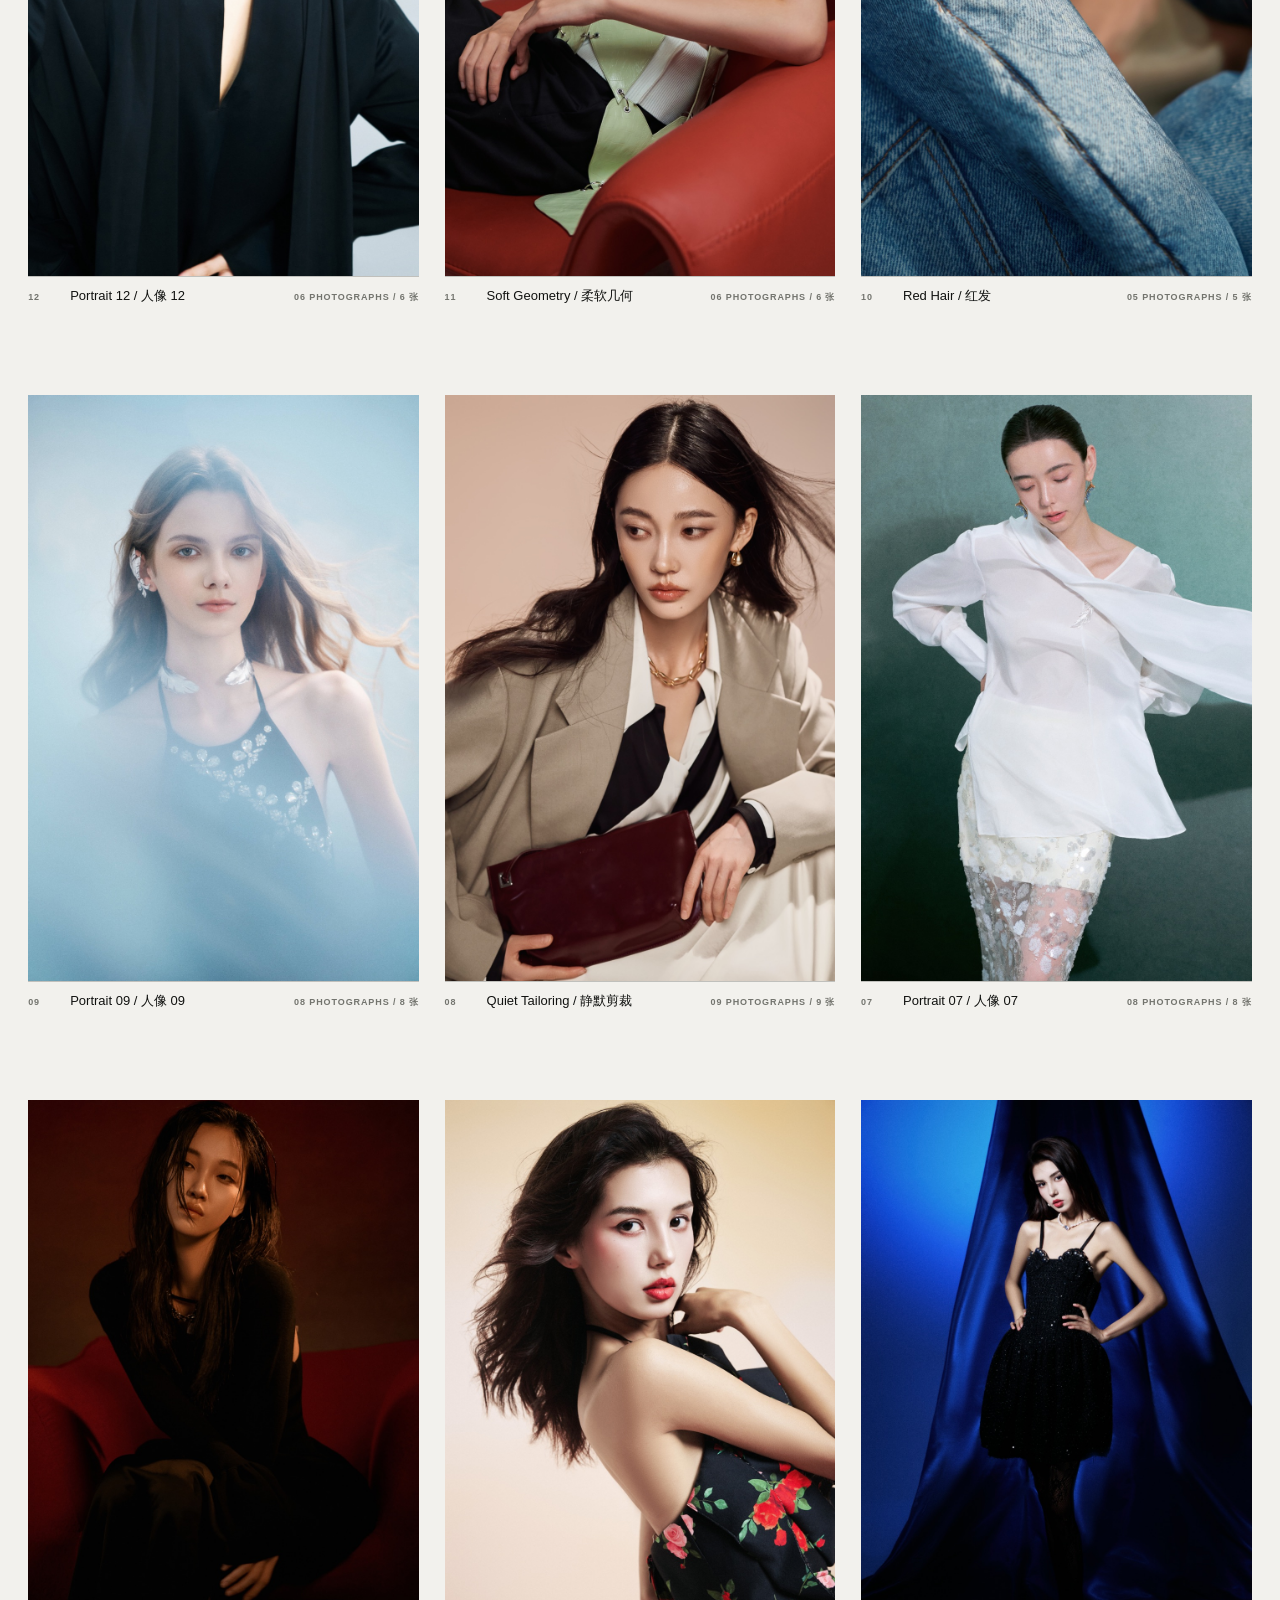
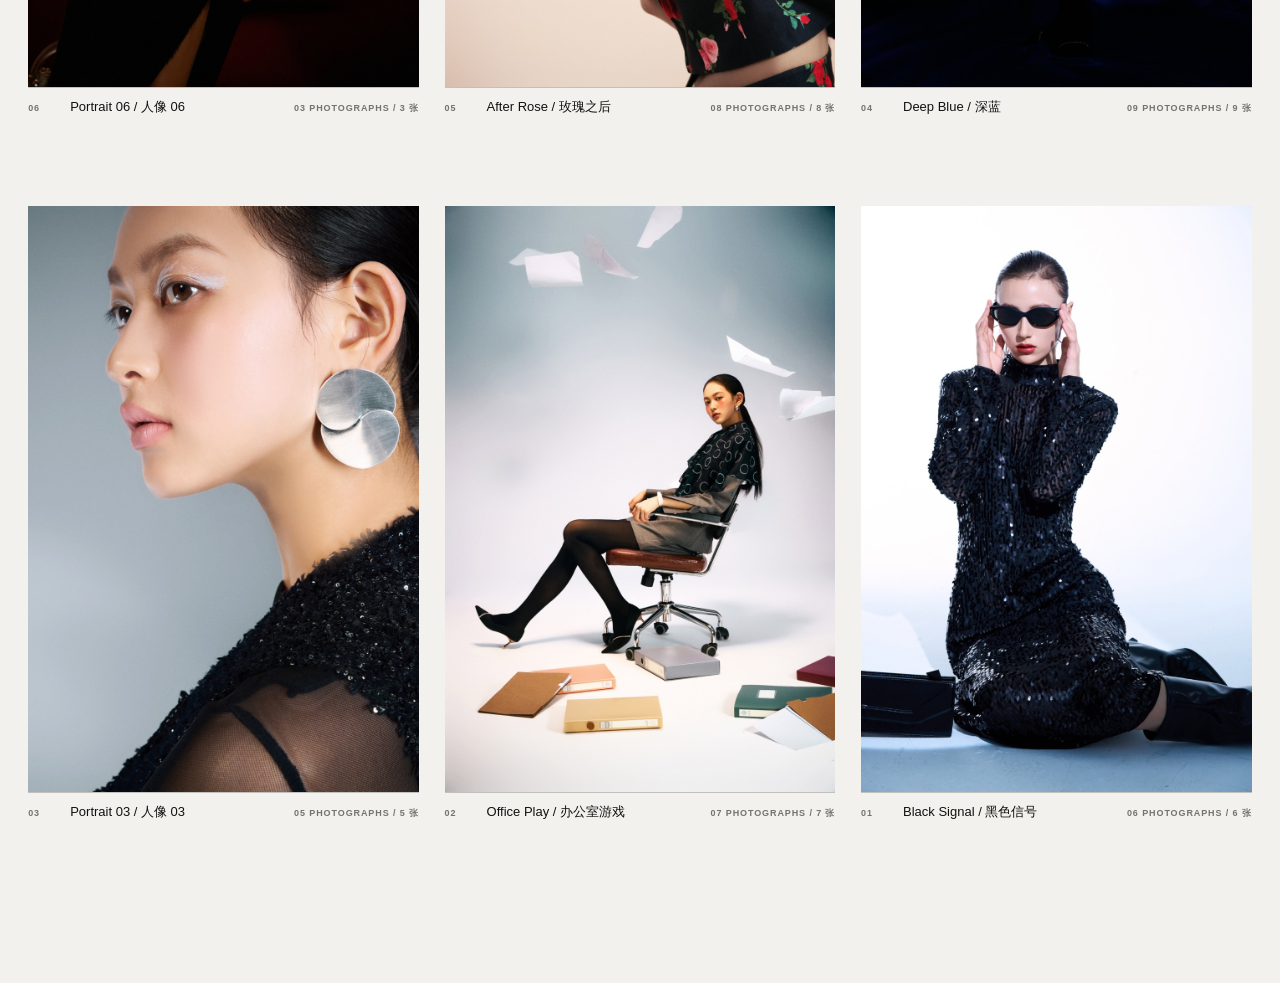
<file: prototypes/hero-options/portraits.html>
<!doctype html>
<html lang="zh-CN">
  <head>
    <meta charset="UTF-8" />
    <meta name="viewport" content="width=device-width, initial-scale=1" />
    <meta name="description" content="DU WENTONG 人像摄影作品总览" />
    <meta name="robots" content="noindex, nofollow" />
    <title>Portrait — DU WENTONG</title>
    <link rel="stylesheet" href="./foundation.css?v=20260814i" />
    <link rel="stylesheet" href="./archive.css?v=20260814i" />
  </head>
  <body data-kind="portrait">
    <header class="site-header">
      <a class="wordmark" href="./index.html" aria-label="返回首页">DU WENTONG <span>首页</span></a>
      <nav class="site-nav" aria-label="页面导航">
        <a href="./portraits.html">Portrait <span>人像</span></a>
        <a href="./commercial.html">Commercial <span>商业</span></a>
        <a href="./journal.html">Journal <span>日常</span></a>
        <a href="./index.html#contact">Contact <span>联系</span></a>
      </nav>
    </header>
    <main>
      <section class="archive-hero" aria-labelledby="archive-title">
        <p class="archive-eyebrow">Portrait / 人像</p>
        <h1 id="archive-title">Portrait<br />Work</h1>
        <p class="archive-note">Where light meets character.<br />光遇见性格的地方。</p>
        <div class="archive-meta"><span class="archive-count"></span><span>Select a series / 选择一组作品 ↓︎</span></div>
      </section>
      <section class="archive-list" aria-label="人像作品系列"></section>
    </main>
    <script src="./portfolio-data.js?v=20260814i"></script>
    <script src="./archive-page.js?v=20260814i"></script>
    <script src="./site-protect.js"></script>
</body>
</html>
</file>
<file: prototypes/hero-options/styles.css>
:root {
  --paper: #f2f1ed;
  --ink: #111210;
  --muted: #73746e;
  --line: rgba(17, 18, 16, 0.22);
  --signal: #1737d1;
  --header-height: 76px;
}

* {
  box-sizing: border-box;
}

html {
  scroll-behavior: smooth;
}

body {
  margin: 0;
  color: var(--ink);
  background: var(--paper);
  font-family: var(--font-ui);
}

a {
  color: inherit;
  text-decoration: none;
}

img {
  display: block;
  width: 100%;
}

button,
a {
  -webkit-tap-highlight-color: transparent;
}

:focus-visible {
  outline: 2px solid var(--signal);
  outline-offset: 4px;
}

.option-switcher {
  position: fixed;
  z-index: 60;
  right: 18px;
  bottom: 18px;
  display: grid;
  width: 178px;
  padding: 12px;
  border: 1px solid rgba(255, 255, 255, 0.24);
  background: rgba(14, 14, 13, 0.88);
  box-shadow: 0 8px 34px rgba(0, 0, 0, 0.18);
  color: #fff;
  gap: 5px;
  backdrop-filter: blur(18px);
}

body[data-option="ab"] .option-switcher {
  display: none;
}

.option-switcher p {
  margin: 0 0 5px;
  color: #a8a8a3;
  font-size: 10px;
  letter-spacing: 0.12em;
  text-transform: uppercase;
}

.option-button {
  display: grid;
  grid-template-columns: 28px 1fr;
  align-items: center;
  padding: 8px 6px;
  border: 0;
  color: #aaa;
  background: transparent;
  cursor: pointer;
  font: inherit;
  font-size: 12px;
  text-align: left;
}

.option-button span {
  font-size: 11px;
}

.option-button:hover,
.option-button.is-active {
  color: #fff;
  background: rgba(255, 255, 255, 0.1);
}

.hero {
  position: relative;
  display: none;
  min-height: 100svh;
  overflow: hidden;
}

body[data-option="a"] .hero-a,
body[data-option="b"] .hero-b,
body[data-option="c"] .hero-c,
body[data-option="ab"] .hero-ab {
  display: block;
}

.eyebrow {
  margin: 0;
  font-size: 12px;
  font-weight: 700;
  letter-spacing: 0.12em;
  text-transform: uppercase;
}

.hero-a {
  padding: 10vh 2.2vw 0;
}

.hero-a-copy {
  position: relative;
  z-index: 2;
  height: 100%;
}

.hero-a h1 {
  margin: 7vh 0 0;
  font-size: clamp(96px, 17.7vw, 340px);
  font-weight: 700;
  letter-spacing: -0.078em;
  line-height: 0.71;
  text-transform: uppercase;
}

.hero-a h1 span {
  display: block;
}

.hero-a h1 span:last-child {
  text-align: right;
}

.hero-note {
  width: 220px;
  margin: 5vh 0 0 27vw;
  font-family: Georgia, "Times New Roman", serif;
  font-size: 18px;
  line-height: 1.2;
}

.hero-a-image {
  position: absolute;
  z-index: 3;
  top: 20vh;
  left: 43.5vw;
  width: min(24vw, 460px);
  height: 68vh;
  margin: 0;
  overflow: hidden;
}

.hero-a-image img {
  height: 100%;
  object-fit: cover;
  object-position: 50% 35%;
}

.scroll-cue {
  position: absolute;
  bottom: 25px;
  left: 2.2vw;
  display: flex;
  font-size: 12px;
  font-weight: 700;
  letter-spacing: 0.08em;
  text-transform: uppercase;
  gap: 12px;
}

.hero-b {
  color: #fff;
  background: #080808;
}

.door-panel {
  position: absolute;
  top: 0;
  width: 50%;
  height: 100%;
  overflow: hidden;
}

.door-panel-left {
  left: 0;
}

.door-panel-right {
  right: 0;
}

.door-panel img {
  width: 100%;
  height: 100%;
  object-fit: cover;
  filter: brightness(0.79);
}

.door-panel-left img {
  object-position: 38% 50%;
}

.door-panel-right img {
  object-position: 56% 50%;
}

.door-panel-left::after,
.door-panel-right::after {
  position: absolute;
  inset: 0;
  background: linear-gradient(90deg, transparent 65%, rgba(0, 0, 0, 0.28));
  content: "";
}

.door-panel-right::after {
  background: linear-gradient(270deg, transparent 65%, rgba(0, 0, 0, 0.28));
}

.hero-b-copy {
  position: absolute;
  z-index: 4;
  top: 50%;
  left: 50%;
  width: min(780px, 84vw);
  transform: translate(-50%, -47%);
  text-align: center;
}

.hero-b-copy h1 {
  margin: 22px 0 38px;
  font-family: Georgia, "Times New Roman", serif;
  font-size: clamp(84px, 11vw, 210px);
  font-weight: 400;
  letter-spacing: -0.07em;
  line-height: 0.72;
}

.hero-b-copy a {
  display: inline-block;
  padding-bottom: 4px;
  border-bottom: 1px solid currentColor;
  font-size: 12px;
  letter-spacing: 0.12em;
  text-transform: uppercase;
}

.hero-c {
  color: #efeee9;
  background: #151412;
}

.hero-c-stage {
  position: absolute;
  inset: 11vh 5vw 7vh 42vw;
}

.portrait-frame {
  position: absolute;
  top: 0;
  left: 50%;
  width: min(33vw, 560px);
  height: 78vh;
  margin: 0;
  overflow: hidden;
  transform: translateX(-50%);
}

.portrait-frame img {
  width: 100%;
  height: 100%;
  object-fit: cover;
}

.frame-back {
  transform: translateX(-69%) rotate(-5deg) scale(0.88);
  filter: brightness(0.48);
}

.frame-middle {
  transform: translateX(-31%) rotate(4deg) scale(0.92);
  filter: brightness(0.62);
}

.frame-front {
  z-index: 3;
  box-shadow: 0 28px 80px rgba(0, 0, 0, 0.38);
}

.hero-c-copy {
  position: absolute;
  z-index: 5;
  top: 34vh;
  left: 2.2vw;
  width: 53vw;
}

.hero-c-copy h1 {
  margin: 18px 0 25px;
  font-family: Georgia, "Times New Roman", serif;
  font-size: clamp(78px, 11.3vw, 220px);
  font-weight: 400;
  letter-spacing: -0.07em;
  line-height: 0.82;
}

.hero-c-copy > p:last-child {
  width: 260px;
  margin: 0 0 0 11vw;
  color: #c5c2ba;
  font-size: 14px;
  line-height: 1.35;
}

.hero-c-index {
  position: absolute;
  right: 2.2vw;
  bottom: 25px;
  z-index: 5;
  margin: 0;
  font-size: 11px;
  letter-spacing: 0.13em;
}

.hero-ab {
  --slide-progress: 0;
  padding: 10vh 2.2vw 0;
}

.hero-ab-copy {
  position: relative;
  z-index: 2;
  height: 100%;
}

.hero-ab h1 {
  margin: 7vh 0 0;
  font-size: clamp(96px, 17.7vw, 340px);
  font-weight: 700;
  letter-spacing: -0.078em;
  line-height: 0.71;
  text-transform: uppercase;
}

.hero-ab h1 span {
  display: block;
}

.hero-ab h1 span:last-child {
  text-align: right;
}

.hero-ab .hero-note {
  margin-left: 27vw;
}

.hero-ab .hero-note span {
  color: var(--muted);
  font-size: 0.78em;
}

.hero-ab-image {
  position: absolute;
  z-index: 3;
  top: 20vh;
  left: 43.5vw;
  width: auto;
  height: min(72vh, 760px);
  aspect-ratio: 1 / 2;
  max-width: 28vw;
  margin: 0;
  overflow: hidden;
  opacity: calc(1 - var(--slide-progress));
  transform: translate3d(calc(var(--slide-progress) * 48vw), 0, 0);
  will-change: transform, opacity;
}

.hero-ab-image img,
.hero-ab-image video {
  position: absolute;
  inset: 0;
  width: 100%;
  height: 100%;
  object-fit: cover;
  object-position: 50% 35%;
}

.hero-video-fallback {
  opacity: 1;
  transition: opacity 420ms ease;
}

.hero-video-fallback.is-hidden {
  opacity: 0;
}

.hero-video {
  z-index: 1;
  opacity: 0;
  filter: blur(8px);
  transform: scale(1.04);
  transition: opacity 700ms cubic-bezier(0.45, 0, 0.55, 1),
    filter 700ms cubic-bezier(0.45, 0, 0.55, 1),
    transform 700ms cubic-bezier(0.45, 0, 0.55, 1);
  will-change: opacity, filter, transform;
}

.hero-video.is-active {
  z-index: 2;
  opacity: 1;
  filter: blur(0);
  transform: scale(1);
}

.hero-ab-image::after {
  position: absolute;
  inset: 0;
  border: 1px solid rgba(17, 18, 16, 0.12);
  content: "";
  pointer-events: none;
}

.portrait-intro {
  display: grid;
  min-height: 68vh;
  grid-template-columns: 1fr 3fr 1fr;
  align-items: start;
  padding: 16vh 2.2vw 9vh;
  border-top: 1px solid var(--line);
}

.section-kicker,
.section-count {
  margin: 0;
  font-size: 12px;
  font-weight: 700;
  letter-spacing: 0.11em;
  text-transform: uppercase;
}

.portrait-intro h2,
.journal h2 {
  margin: 0;
  font-family: var(--font-display);
  font-size: clamp(68px, 10.8vw, 205px);
  font-weight: 400;
  letter-spacing: -0.065em;
  line-height: 0.82;
}

.section-title-link {
  position: relative;
  display: inline-block;
  transition: opacity 220ms ease;
}

.section-title-link > span {
  position: absolute;
  top: 0.08em;
  right: -0.48em;
  font-family: "Arial Narrow", "Helvetica Neue", Arial, sans-serif;
  font-size: 0.12em;
  font-weight: 400;
  letter-spacing: 0;
  opacity: 0;
  transform: translate(-8px, 8px);
  transition: opacity 220ms ease, transform 300ms cubic-bezier(0.16, 1, 0.3, 1);
}

.section-title-link:hover { opacity: 0.72; }
.section-title-link:hover > span,
.section-title-link:focus-visible > span { opacity: 1; transform: translate(0, 0); }

.section-count {
  justify-self: end;
  border-bottom: 1px solid var(--line);
  padding-bottom: 5px;
  text-align: right;
}

.section-more {
  padding: 0 2.2vw 18vh;
  text-align: center;
}

.section-more a {
  display: inline-flex;
  align-items: center;
  gap: 10px;
  border-bottom: 1px solid var(--line);
  padding-bottom: 5px;
  font-size: 12px;
  font-weight: 700;
  letter-spacing: 0.12em;
  text-transform: uppercase;
  transition: opacity 220ms ease;
}

.section-more a:hover { opacity: 0.72; }

.commercial-more {
  padding-top: 10vh;
  padding-bottom: 0;
}

.portrait-stream {
  display: grid;
  grid-template-columns: repeat(3, minmax(0, 1fr));
  align-items: start;
  padding: 0 2.2vw 24vh;
  column-gap: 2vw;
  row-gap: 13vh;
}

.work-card {
  margin: 0;
}

@media (min-width: 901px) {
  .work-card[data-scroll-column] {
    will-change: transform;
  }
}

.work-link {
  display: block;
}

.work-link img {
  transition: filter 240ms ease, transform 500ms cubic-bezier(0.16, 1, 0.3, 1);
}

.work-link:hover img {
  filter: brightness(0.88);
  transform: scale(0.985);
}

.work-card img {
  width: 100%;
  background: #e5e3dd;
  object-fit: cover;
}

.work-card-tall img {
  aspect-ratio: 2 / 3;
}

.work-card div {
  display: flex;
  align-items: baseline;
  justify-content: space-between;
  padding-top: 10px;
  border-top: 1px solid var(--line);
}

.work-card h3,
.work-card p {
  margin: 0;
  font-size: 12px;
  font-weight: 400;
}

.work-card p {
  color: var(--muted);
  font-size: 10px;
  letter-spacing: 0.08em;
  text-transform: uppercase;
}

.shift-small {
  margin-top: 9vh;
}

.shift-large {
  margin-top: 27vh;
}

.commercial {
  padding: 15vh 2.2vw 20vh;
  color: #f1f0eb;
  background: #0d0e0d;
}

.commercial-heading {
  display: grid;
  grid-template-columns: 1fr 3fr 1fr;
  align-items: start;
  margin-bottom: 15vh;
}

.commercial-heading h2 {
  margin: 0;
  font-family: var(--font-display);
  font-size: clamp(68px, 9.6vw, 184px);
  font-weight: 400;
  letter-spacing: -0.065em;
  line-height: 0.82;
}

.commercial-heading > a {
  justify-self: end;
  padding-bottom: 6px;
  border-bottom: 1px solid rgba(241, 240, 235, 0.48);
  font-size: 12px;
  font-weight: 700;
  letter-spacing: 0.08em;
  text-transform: uppercase;
}

.commercial-preview {
  display: flex;
  overflow-x: auto;
  padding-bottom: 3vh;
  gap: 1.4vw;
  overscroll-behavior-inline: contain;
  scroll-snap-type: x mandatory;
  scrollbar-width: none;
}

.commercial-preview::-webkit-scrollbar {
  display: none;
}

.commercial-rail-meta {
  display: flex;
  align-items: center;
  justify-content: space-between;
  margin-bottom: 2.5vh;
  border-top: 1px solid rgba(241, 240, 235, 0.28);
  padding-top: 12px;
}

.commercial-rail-meta p {
  margin: 0;
  color: #989991;
  font-size: 11px;
  letter-spacing: 0.1em;
  text-transform: uppercase;
}

.commercial-current {
  color: #f1f0eb;
}

.commercial-navigation {
  display: flex;
  justify-content: center;
  margin-top: 4vh;
}

.commercial-controls {
  display: flex;
  gap: 8px;
}

.commercial-controls button {
  display: grid;
  width: 42px;
  height: 42px;
  border: 1px solid rgba(241, 240, 235, 0.42);
  border-radius: 50%;
  background: transparent;
  color: #f1f0eb;
  cursor: pointer;
  font: inherit;
  place-items: center;
  transition: color 180ms ease, background 180ms ease;
}

.commercial-controls button:hover {
  background: #f1f0eb;
  color: #0d0e0d;
}

.commercial-card {
  flex: 0 0 clamp(240px, 27vw, 420px);
  scroll-snap-align: start;
}

.commercial-card img {
  aspect-ratio: 2 / 3;
  object-fit: cover;
  transition: filter 240ms ease, transform 500ms cubic-bezier(0.16, 1, 0.3, 1);
}

.commercial-card:hover img {
  filter: brightness(0.86);
  transform: scale(0.985);
}

.commercial-card div {
  display: flex;
  align-items: baseline;
  justify-content: space-between;
  padding-top: 10px;
  border-top: 1px solid rgba(241, 240, 235, 0.28);
}

.commercial-card h3,
.commercial-card p {
  margin: 0;
  font-size: 11px;
  font-weight: 400;
}

.commercial-card p {
  color: #989991;
  font-size: 9px;
  letter-spacing: 0.1em;
}

.journal {
  padding: 2.2vw;
  color: #f5f4ef;
  background: var(--paper);
}

.journal-entry {
  position: relative;
  display: block;
  width: min(34vw, 520px);
  aspect-ratio: 2 / 3;
  margin: 0 auto;
  overflow: hidden;
  background: #242724;
}

.journal-entry::after {
  position: absolute;
  z-index: 1;
  inset: 0;
  background: linear-gradient(90deg, rgba(9, 12, 10, 0.67) 0%, rgba(9, 12, 10, 0.2) 53%, rgba(9, 12, 10, 0.04) 100%);
  content: "";
}

.journal-entry-image {
  position: absolute;
  inset: 0;
  margin: 0;
}

.journal-entry-image img {
  width: 100%;
  height: 100%;
  object-fit: cover;
  transition: filter 500ms ease, transform 900ms cubic-bezier(0.16, 1, 0.3, 1);
}

.journal-entry:hover .journal-entry-image img {
  filter: brightness(0.88);
  transform: scale(1.018);
}

.journal-entry-copy {
  position: relative;
  z-index: 2;
  display: grid;
  height: 100%;
  grid-template-columns: 1fr 3fr 1fr;
  grid-template-rows: auto 1fr auto;
  padding: 3vh 2.2vw 2.8vh;
}

.journal-entry-copy h2 {
  grid-column: 2;
  align-self: center;
  margin: 0;
  font-family: var(--font-display);
  font-size: clamp(38px, 4.1vw, 72px);
  font-weight: 400;
  letter-spacing: -0.07em;
  line-height: 0.78;
}

.journal-entry-copy .section-kicker {
  color: inherit;
}

.journal-note {
  grid-column: 3;
  margin: 0;
  color: rgba(245, 244, 239, 0.74);
  font-family: Georgia, "Times New Roman", serif;
  font-size: 14px;
  line-height: 1.45;
}

.journal-entry-meta {
  display: flex;
  grid-column: 1 / -1;
  align-items: center;
  justify-content: space-between;
  border-top: 1px solid rgba(245, 244, 239, 0.45);
  padding-top: 12px;
  font-size: 11px;
  font-weight: 700;
  letter-spacing: 0.09em;
  text-transform: uppercase;
}

footer {
  display: flex;
  min-height: 44vh;
  flex-direction: column;
  align-items: flex-start;
  justify-content: flex-end;
  gap: 8px;
  padding: 6vh 2.2vw 4vh;
  color: #f0efe9;
  background: #0d0e0d;
  font-size: 11px;
  letter-spacing: 0.08em;
  text-transform: uppercase;
}

footer p,
footer span {
  margin: 0;
}

.contact-details {
  display: flex;
  flex-direction: column;
  align-items: flex-start;
  gap: 8px;
  margin: 0;
  font-style: normal;
  line-height: 1.35;
  text-transform: none;
}

.contact-details a {
  border-bottom: 0;
}

.contact-details a:hover {
  opacity: 0.68;
}

footer > a {
  justify-self: end;
  border-bottom: 1px solid currentColor;
}

@media (max-width: 900px) {
  :root {
    --header-height: 58px;
  }

  .site-header {
    padding: 0 16px;
  }

  .option-switcher {
    right: 10px;
    bottom: 10px;
    width: 158px;
  }

  .hero-a {
    padding: 12vh 16px 0;
  }

  .hero-ab {
    padding: 12vh 16px 0;
  }

  .hero-a h1 {
    margin-top: 4vh;
    margin-bottom: 0;
    font-size: clamp(70px, 23vw, 140px);
    line-height: 0.84;
  }

  .hero-ab h1 {
    margin-top: 4vh;
    margin-bottom: 0;
    font-size: clamp(70px, 23vw, 140px);
    line-height: 0.84;
  }

  .hero-a h1 span:last-child {
    margin-left: -4px;
    text-align: left;
  }

  .hero-ab h1 span:last-child {
    margin-left: -4px;
    text-align: left;
  }

  .hero-a-image {
    top: 35vh;
    right: 12vw;
    left: auto;
    width: 62vw;
    height: 56vh;
  }

  .hero-ab-image {
    top: 35vh;
    right: 12vw;
    left: auto;
    width: calc(min(58vh, 580px) / 2);
    max-width: none;
    height: min(58vh, 580px);
    aspect-ratio: 1 / 2;
    transform: translate3d(calc(var(--slide-progress) * 76vw), 0, 0);
  }

  .hero-video {
    filter: none;
    transform: none;
    transition: opacity 520ms cubic-bezier(0.45, 0, 0.55, 1);
  }

  .hero-video.is-active {
    filter: none;
    transform: none;
  }

  .hero-note {
    position: absolute;
    top: 52vh;
    left: 0;
    width: 76px;
    margin: 0;
    font-size: 12px;
    line-height: 1.12;
  }

  .hero-ab .hero-note {
    margin: 0;
  }

  .scroll-cue {
    left: 16px;
  }

  .hero-b-copy h1 {
    font-size: clamp(64px, 21vw, 110px);
  }

  .hero-c-stage {
    inset: 19vh -5vw 9vh 23vw;
  }

  .portrait-frame {
    width: 58vw;
    height: 65vh;
  }

  .hero-c-copy {
    top: 18vh;
    left: 16px;
    width: calc(100% - 32px);
  }

  .hero-c-copy h1 {
    font-size: clamp(70px, 20vw, 110px);
  }

  .hero-c-copy > p:last-child {
    display: none;
  }

  .portrait-intro {
    min-height: 54vh;
    grid-template-columns: 1fr auto;
    padding: 12vh 16px 7vh;
  }

  .portrait-intro h2 {
    grid-column: 1 / -1;
    margin-top: 12vh;
    font-size: clamp(58px, 18vw, 105px);
  }

  .portrait-stream {
    grid-template-columns: repeat(2, minmax(0, 1fr));
    padding: 0 16px 15vh;
    column-gap: 12px;
    row-gap: 8vh;
  }

  .section-more {
    padding: 0 16px 12vh;
  }

  .commercial-more {
    padding-top: 6vh;
    padding-bottom: 0;
  }

  .work-card[data-scroll-column] {
    transform: none !important;
    will-change: auto;
  }

  .shift-small {
    margin-top: 5vh;
  }

  .shift-large {
    margin-top: 14vh;
  }

  .commercial {
    padding: 12vh 16px 14vh;
  }

  .commercial-heading {
    grid-template-columns: 1fr auto;
    margin-bottom: 10vh;
  }

  .commercial-heading h2 {
    grid-column: 1 / -1;
    margin: 8vh 0 6vh;
    font-size: clamp(58px, 17vw, 102px);
  }

  .commercial-heading > a {
    grid-column: 1 / -1;
    justify-self: start;
  }

  .commercial-preview {
    gap: 12px;
  }

  .commercial-card {
    flex-basis: min(68vw, 360px);
  }

  .work-card div {
    display: block;
  }

  .work-card p {
    margin-top: 4px;
  }

  .journal {
    padding: 16px;
  }

  .journal-entry,
  .journal-entry-copy {
    min-height: 0;
  }

  .journal-entry { width: min(78vw, 430px); }

  .journal-entry-copy {
    grid-template-columns: 1fr;
    grid-template-rows: auto 1fr auto auto;
    padding: 24px 18px 18px;
  }

  .journal-entry-copy h2 {
    grid-column: 1 / -1;
    align-self: center;
    font-size: clamp(45px, 13vw, 72px);
  }

  .journal-note {
    grid-column: 1 / -1;
    margin-bottom: 4vh;
  }

  .journal-entry-meta {
    align-items: flex-start;
    gap: 12px;
  }

  footer {
    min-height: 36vh;
    padding: 5vh 16px 3vh;
  }
}

@media (max-width: 760px) {
  .portrait-stream {
    grid-template-columns: 1fr;
    row-gap: 9vh;
  }

  .shift-small,
  .shift-large {
    margin-top: 0;
  }

  .commercial-preview {
    display: flex;
  }

  .commercial-card,
  .commercial-card:nth-child(even) {
    flex-basis: 78vw;
    margin-top: 0;
    margin-bottom: 0;
  }

  .contact-details {
    font-size: 10px;
  }
}

@media (prefers-reduced-motion: reduce) {
  html {
    scroll-behavior: auto;
  }

  *,
  *::before,
  *::after {
    animation-duration: 0.01ms !important;
    animation-iteration-count: 1 !important;
    transition-duration: 0.01ms !important;
  }
}
</file>
<file: prototypes/hero-options/archive.css>
:root {
  --paper: #f2f1ed;
  --ink: #111210;
  --muted: #73746e;
  --line: rgba(17, 18, 16, 0.22);
  --signal: #1737d1;
}

* { box-sizing: border-box; }
html { scroll-behavior: smooth; }
body { margin: 0; color: var(--ink); background: var(--paper); font-family: var(--font-ui); }
body[data-kind="commercial"] { --paper: #0d0e0d; --ink: #f1f0eb; --muted: #9a9a93; --line: rgba(241, 240, 235, 0.26); --signal: #6e8fff; color: var(--ink); background: var(--paper); }
a { color: inherit; text-decoration: none; }
img { display: block; width: 100%; }
:focus-visible { outline: 2px solid var(--signal); outline-offset: 4px; }

.archive-hero {
  display: grid;
  min-height: var(--l1-hero-height);
  grid-template-columns: 1fr 3fr 1fr;
  align-content: start;
  padding: var(--l1-hero-padding);
}

.archive-eyebrow,
.archive-note,
.archive-meta {
  margin: 0;
  font-size: var(--ui-label-size);
  font-weight: 700;
  letter-spacing: var(--ui-label-spacing);
  text-transform: uppercase;
}

.archive-card p {
  margin: 0;
  font-size: 9px;
  font-weight: 700;
  letter-spacing: 0.1em;
  text-transform: uppercase;
}

.archive-hero h1 {
  grid-column: 2;
  margin: 0;
  font-family: var(--font-display);
  font-size: var(--l1-title-size);
  font-weight: 400;
  letter-spacing: var(--l1-title-spacing);
  line-height: var(--l1-title-line);
}

.archive-note { color: var(--muted); text-align: right; line-height: var(--ui-label-line); }
.archive-meta { grid-column: 1 / -1; align-self: end; display: flex; justify-content: space-between; border-top: 1px solid var(--line); padding-top: 12px; }

.archive-list {
  display: grid;
  grid-template-columns: repeat(3, minmax(0, 1fr));
  padding: 4vh 2.2vw 18vh;
  gap: 10vh 2vw;
}

.archive-card img {
  aspect-ratio: 2 / 3;
  object-fit: cover;
  transition: filter 240ms ease, transform 700ms cubic-bezier(0.16, 1, 0.3, 1);
}

.archive-card:hover img { filter: brightness(0.88); transform: scale(0.988); }
.archive-card-copy { display: grid; grid-template-columns: 42px 1fr auto; align-items: baseline; padding-top: 10px; border-top: 1px solid var(--line); }
.archive-card h2 { margin: 0; font-size: 13px; font-weight: 400; }
.archive-card p { color: var(--muted); }

body[data-kind="place"] .archive-list { grid-template-columns: repeat(3, minmax(0, 1fr)); }
body[data-kind="place"] .archive-card img { aspect-ratio: 2 / 3; object-fit: cover; }

@media (max-width: 900px) {
  .archive-hero { display: block; min-height: var(--l1-hero-height); padding: var(--l1-hero-padding); }
  .archive-hero h1 { margin: 8vh 0 10vh; font-size: var(--l1-title-size); }
  .archive-note { text-align: left; }
  .archive-meta { margin-top: 8vh; }
  .archive-list { grid-template-columns: repeat(2, minmax(0, 1fr)); padding: 3vh 16px 12vh; gap: 8vh 12px; }
  .archive-card-copy { display: block; }
  .archive-card h2 { margin: 4px 0; }
}

@media (max-width: 760px) {
  .archive-list { grid-template-columns: 1fr; }
  .archive-card img { aspect-ratio: 2 / 3; }
  body[data-kind="place"] .archive-list { grid-template-columns: 1fr; }
  body[data-kind="place"] .archive-card img { aspect-ratio: 2 / 3; }
}

@media (prefers-reduced-motion: reduce) {
  html { scroll-behavior: auto; }
  *, *::before, *::after { transition-duration: 0.01ms !important; }
}
</file>
